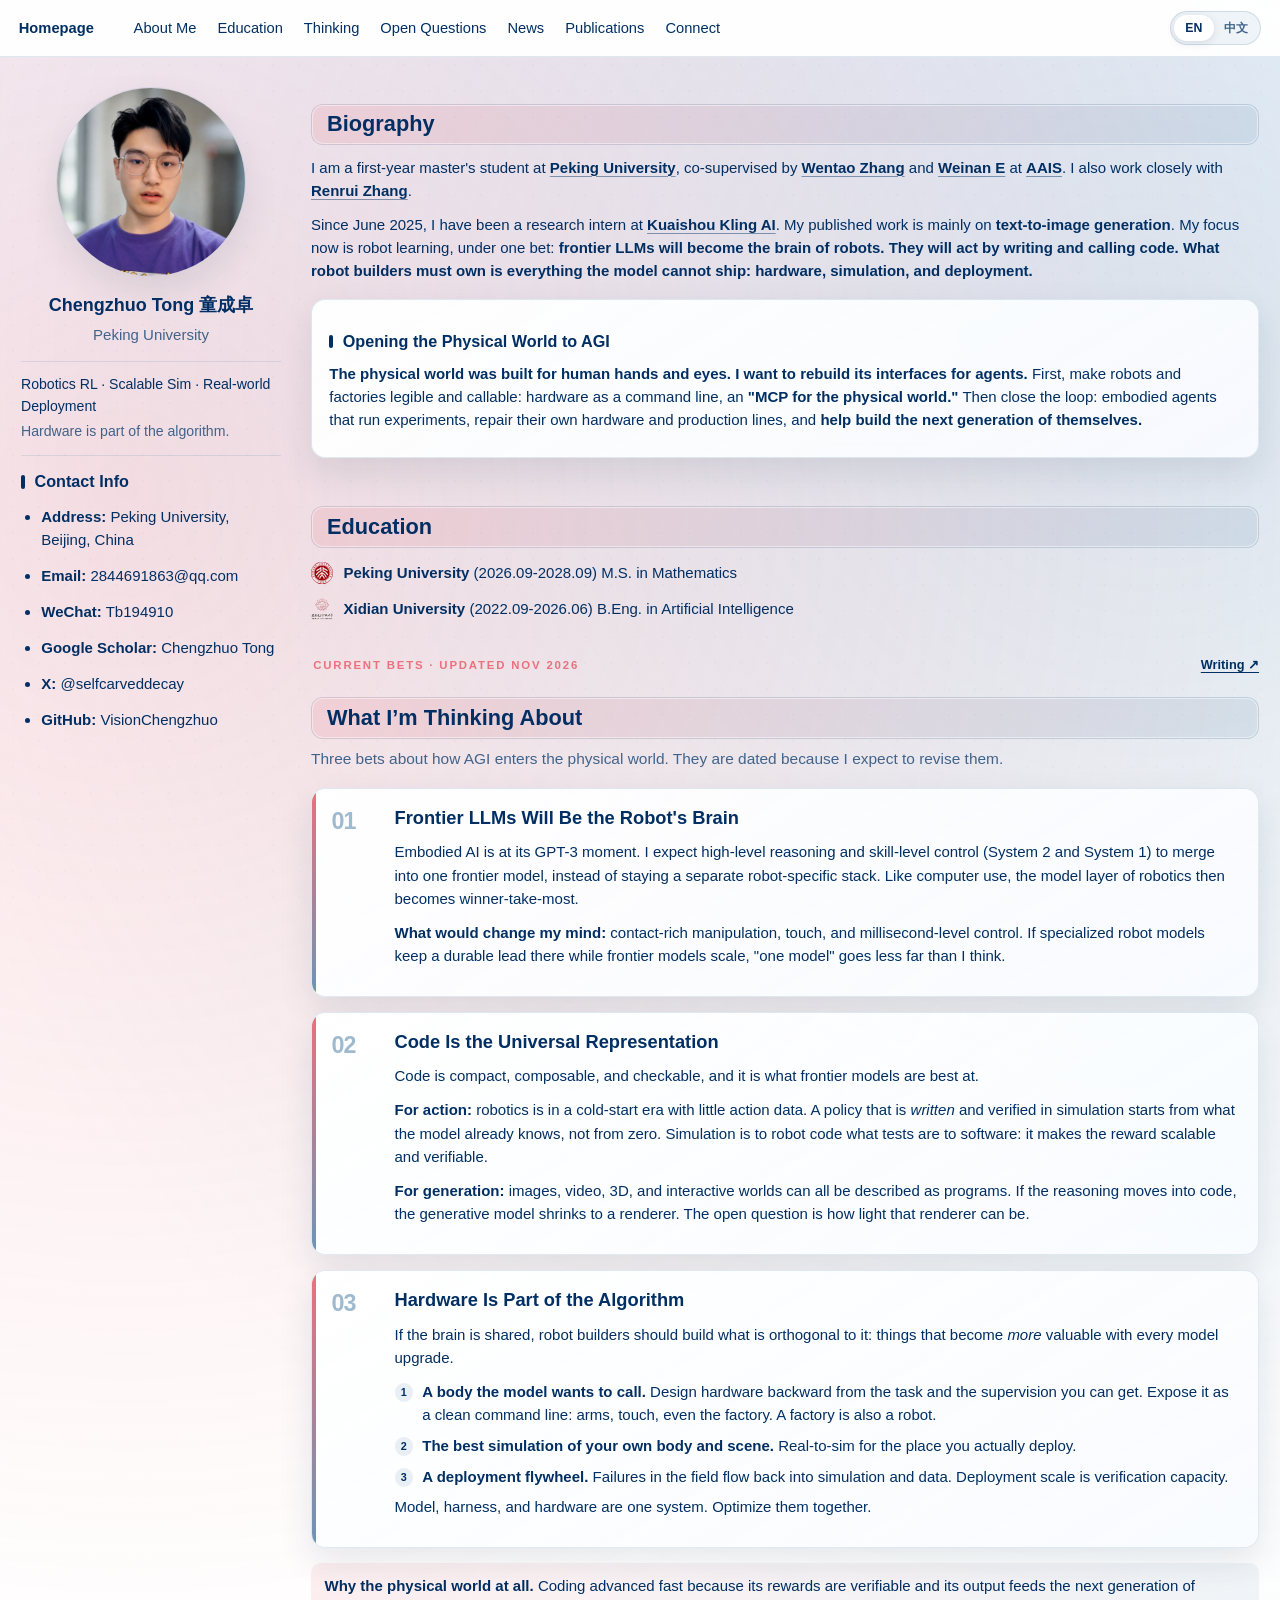
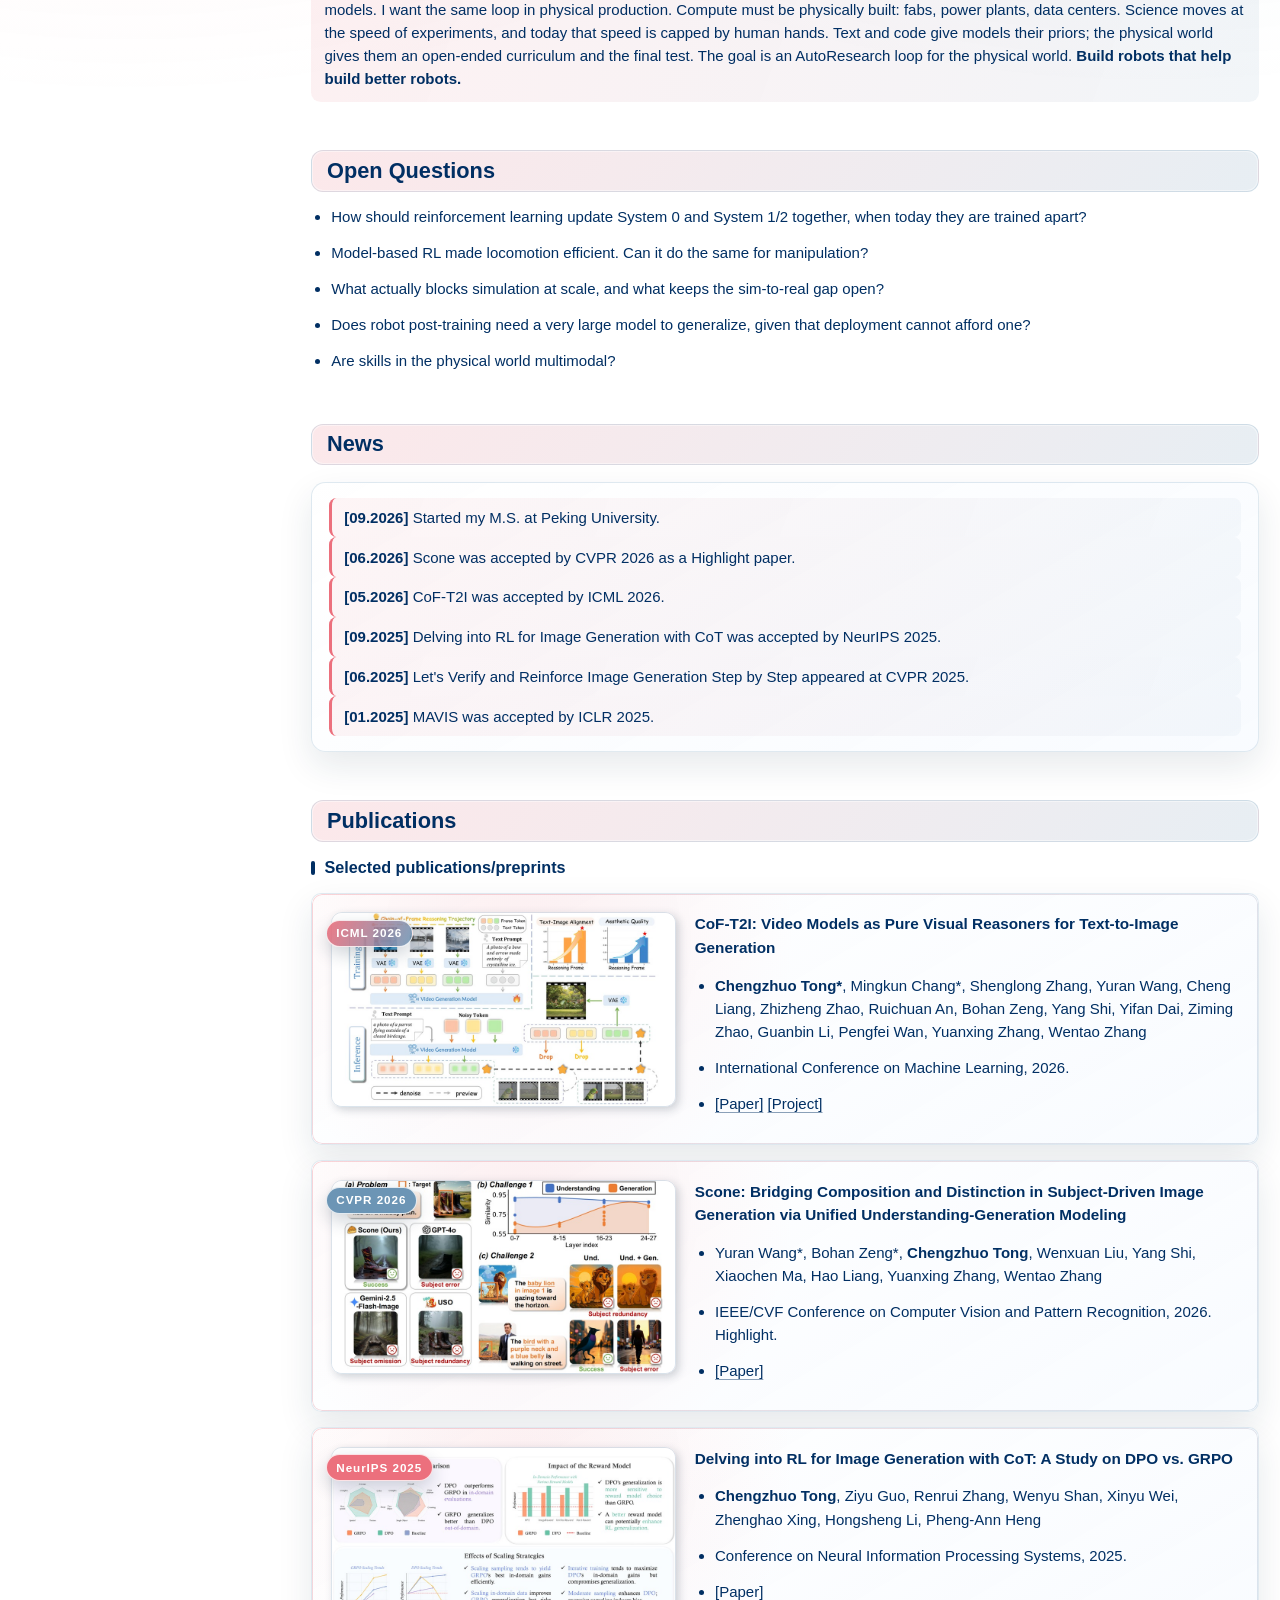
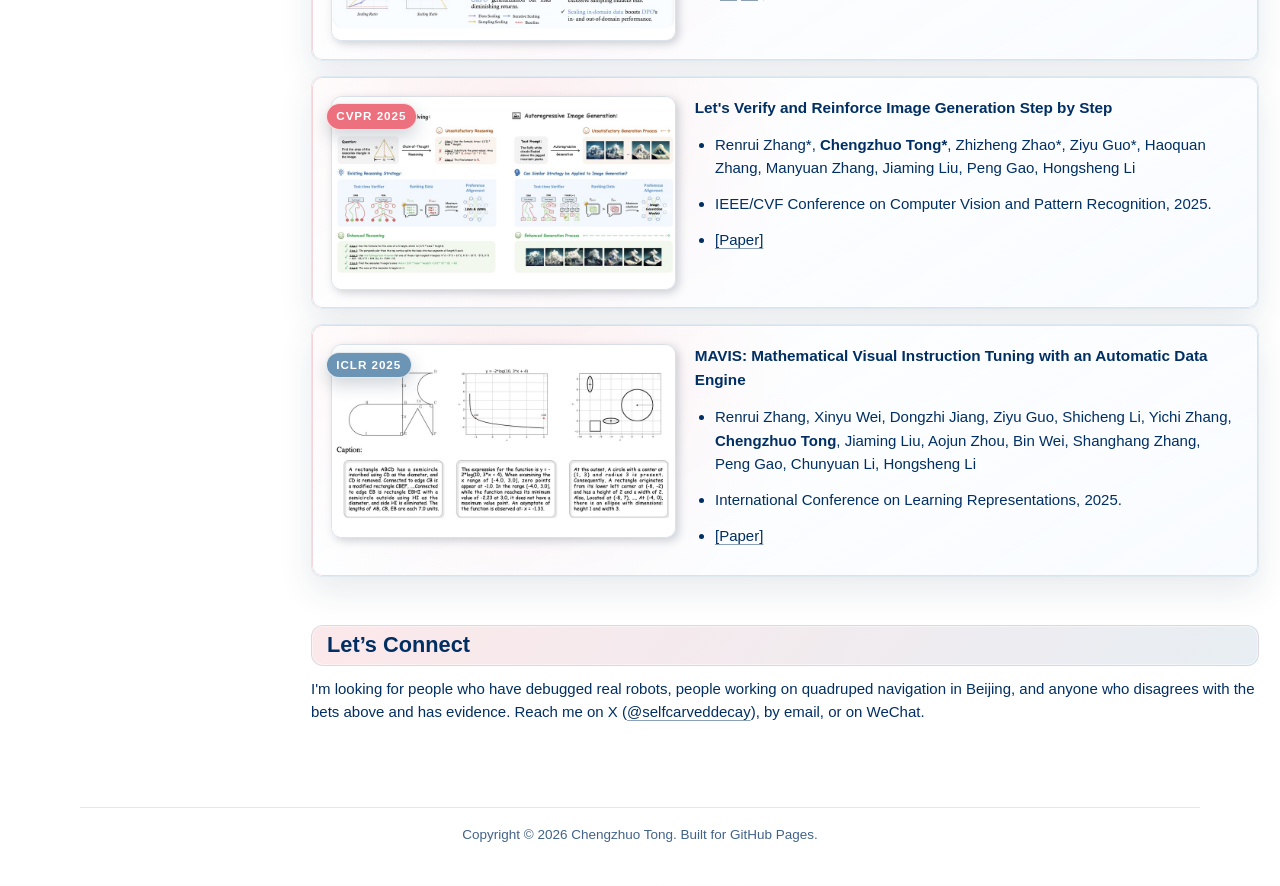
<file: index.html>
<!doctype html>
<html lang="en">
  <head>
    <meta charset="utf-8">
    <meta name="viewport" content="width=device-width, initial-scale=1">
    <meta name="description" content="Chengzhuo Tong (童成卓) — M.S. student at Peking University, research intern at Kuaishou Kling AI. Embodied AGI, robot learning, scalable simulation, real-world deployment. Frontier LLMs as the brain of robots; code as the interface.">
    <title>Chengzhuo Tong (童成卓) · Robot Learning and Embodied AGI</title>
    <link rel="canonical" href="https://visionchengzhuo.github.io/">
    <link rel="alternate" hreflang="en" href="https://visionchengzhuo.github.io/">
    <link rel="alternate" hreflang="zh" href="https://visionchengzhuo.github.io/zh/">
    <link rel="alternate" hreflang="x-default" href="https://visionchengzhuo.github.io/">
    <meta property="og:type" content="profile">
    <meta property="og:title" content="Chengzhuo Tong (童成卓) · Robot Learning and Embodied AGI">
    <meta property="og:description" content="Chengzhuo Tong (童成卓) — M.S. student at Peking University, research intern at Kuaishou Kling AI. Embodied AGI, robot learning, scalable simulation, real-world deployment. Frontier LLMs as the brain of robots; code as the interface.">
    <meta property="og:url" content="https://visionchengzhuo.github.io/">
    <meta property="og:image" content="https://visionchengzhuo.github.io/assets/profile.png">
    <meta name="twitter:card" content="summary">
    <meta name="twitter:title" content="Chengzhuo Tong (童成卓) · Robot Learning and Embodied AGI">
    <meta name="twitter:description" content="Chengzhuo Tong (童成卓) — M.S. student at Peking University, research intern at Kuaishou Kling AI. Embodied AGI, robot learning, scalable simulation, real-world deployment. Frontier LLMs as the brain of robots; code as the interface.">
    <meta name="twitter:url" content="https://visionchengzhuo.github.io/">
    <meta name="twitter:image" content="https://visionchengzhuo.github.io/assets/profile.png">
    <link rel="stylesheet" href="assets/styles.css">
    <script type="application/ld+json">
      {
        "@context": "https://schema.org",
        "@type": "Person",
        "@id": "https://visionchengzhuo.github.io/#person",
        "name": "Chengzhuo Tong",
        "alternateName": "童成卓",
        "url": "https://visionchengzhuo.github.io/",
        "image": "https://visionchengzhuo.github.io/assets/profile.png",
        "affiliation": {
          "@type": "Organization",
          "name": "Peking University"
        },
        "worksFor": {
          "@type": "Organization",
          "name": "Kuaishou Kling AI"
        },
        "alumniOf": {
          "@type": "Organization",
          "name": "Xidian University"
        },
        "knowsAbout": [
          "Embodied AGI",
          "Robot Learning",
          "Reinforcement Learning",
          "Scalable Simulation",
          "Real-World Deployment",
          "Large Language Models",
          "Text-to-Image Generation"
        ],
        "sameAs": [
          "https://x.com/selfcarveddecay",
          "https://github.com/VisionChengzhuo",
          "https://scholar.google.com/citations?user=dvG1nhgAAAAJ&hl=zh-CN&oi=ao"
        ]
      }
    </script>
  </head>
  <body>
    <header class="masthead">
      <nav class="nav" aria-label="Primary navigation">
        <a class="nav__brand" href="#about-me">Homepage</a>
        <div class="nav__links">
          <a href="#about-me">About Me</a>
          <a href="#educations">Education</a>
          <a href="#thinking">Thinking</a>
          <a href="#open-questions">Open Questions</a>
          <a href="#news">News</a>
          <a href="#publications">Publications</a>
          <a href="#miscellaneous">Connect</a>
        </div>
        <div class="language-switcher" role="group" aria-label="Language">
          <a class="language-switcher__button" href="./" lang="en" hreflang="en" aria-current="page">EN</a>
          <a class="language-switcher__button" href="zh/" lang="zh" hreflang="zh">中文</a>
        </div>
      </nav>
    </header>

    <main id="main" class="layout">
      <aside class="sidebar">
        <section class="profile" aria-label="Profile">
          <img class="profile__avatar" src="assets/profile.png" alt="Chengzhuo Tong portrait">
          <h1 class="profile__name">Chengzhuo Tong <span lang="zh">童成卓</span></h1>
          <p class="profile__bio">Peking University</p>
          <p class="profile__tagline">
            Robotics RL · Scalable Sim · Real-world Deployment
            <span class="profile__motto">Hardware is part of the algorithm.</span>
          </p>

          <div class="profile__contact">
            <h3>Contact Info</h3>
            <ul class="plain-list">
              <li><strong>Address:</strong> Peking University, Beijing, China</li>
              <li><strong>Email:</strong> <a href="mailto:2844691863@qq.com">2844691863@qq.com</a></li>
              <li><strong>WeChat:</strong> Tb194910</li>
              <li><strong>Google Scholar:</strong> <a href="https://scholar.google.com/citations?user=dvG1nhgAAAAJ&amp;hl=zh-CN&amp;oi=ao">Chengzhuo Tong</a></li>
              <li><strong>X:</strong> <a href="https://x.com/selfcarveddecay">@selfcarveddecay</a></li>
              <li><strong>GitHub:</strong> <a href="https://github.com/VisionChengzhuo">VisionChengzhuo</a></li>
            </ul>
          </div>
        </section>
      </aside>

      <article class="content">
        <span class="anchor" id="about-me"></span>
        <section>
          <h2>Biography</h2>
          <p>I am a first-year master's student at <a href="https://english.pku.edu.cn/"><strong>Peking University</strong></a>, co-supervised by <a href="https://zwt233.github.io/"><strong>Wentao Zhang</strong></a> and <a href="https://scholar.google.com/citations?user=i2mOt14AAAAJ&amp;hl=en"><strong>Weinan E</strong></a> at <a href="https://www.aais.pku.edu.cn/"><strong>AAIS</strong></a>. I also work closely with <a href="https://scholar.google.com/citations?hl=en&amp;user=YlL3xN4AAAAJ&amp;view_op=list_works&amp;sortby=pubdate"><strong>Renrui Zhang</strong></a>.</p>
          <p>Since June 2025, I have been a research intern at <a href="https://klingai.kuaishou.com/"><strong>Kuaishou Kling AI</strong></a>. My published work is mainly on <strong>text-to-image generation</strong>. My focus now is robot learning, under one bet: <strong>frontier LLMs will become the brain of robots. They will act by writing and calling code. What robot builders must own is everything the model cannot ship: hardware, simulation, and deployment.</strong></p>

          <div class="research-note">
            <h3>Opening the Physical World to AGI</h3>
            <p><strong>The physical world was built for human hands and eyes. I want to rebuild its interfaces for agents.</strong> First, make robots and factories legible and callable: hardware as a command line, an <strong>"MCP for the physical world."</strong> Then close the loop: embodied agents that run experiments, repair their own hardware and production lines, and <strong>help build the next generation of themselves.</strong></p>
          </div>

        </section>

        <span class="anchor" id="educations"></span>
        <section>
          <h2>Education</h2>
          <ul class="education-list">
            <li>
              <img class="edu-logo" src="assets/logo-pku.svg" alt="Peking University logo">
              <span><strong>Peking University</strong> (2026.09-2028.09) M.S. in Mathematics</span>
            </li>
            <li>
              <img class="edu-logo" src="assets/logo-xdu.png" alt="Xidian University logo">
              <span><strong>Xidian University</strong> (2022.09-2026.06) B.Eng. in Artificial Intelligence</span>
            </li>
          </ul>
        </section>

        <span class="anchor" id="thinking"></span>
        <section class="thinking-section" aria-labelledby="thinking-title">
          <header class="thinking-section__header">
            <div class="thinking-section__eyebrow">
              <p class="section-kicker">CURRENT BETS · UPDATED NOV 2026</p>
              <a class="writing-link" href="writing/from-loop-engineering-to-bot-engineering/">Writing <span aria-hidden="true">↗</span></a>
            </div>
            <h2 id="thinking-title">What I’m Thinking About</h2>
            <p class="section-lead">Three bets about how AGI enters the physical world. They are dated because I expect to revise them.</p>
          </header>

          <div class="thesis-list">
            <article class="thesis-card">
              <div class="thesis-card__number" aria-hidden="true">01</div>
              <div class="thesis-card__content">
                <h3>Frontier LLMs Will Be the Robot's Brain</h3>
                <p>Embodied AI is at its GPT-3 moment. I expect high-level reasoning and skill-level control (System 2 and System 1) to merge into one frontier model, instead of staying a separate robot-specific stack. Like computer use, the model layer of robotics then becomes winner-take-most.</p>
                <p><strong>What would change my mind:</strong> contact-rich manipulation, touch, and millisecond-level control. If specialized robot models keep a durable lead there while frontier models scale, "one model" goes less far than I think.</p>
              </div>
            </article>

            <article class="thesis-card">
              <div class="thesis-card__number" aria-hidden="true">02</div>
              <div class="thesis-card__content">
                <h3>Code Is the Universal Representation</h3>
                <p>Code is compact, composable, and checkable, and it is what frontier models are best at.</p>
                <p><strong>For action:</strong> robotics is in a cold-start era with little action data. A policy that is <em>written</em> and verified in simulation starts from what the model already knows, not from zero. Simulation is to robot code what tests are to software: it makes the reward scalable and verifiable.</p>
                <p><strong>For generation:</strong> images, video, 3D, and interactive worlds can all be described as programs. If the reasoning moves into code, the generative model shrinks to a renderer. The open question is how light that renderer can be.</p>
              </div>
            </article>

            <article class="thesis-card">
              <div class="thesis-card__number" aria-hidden="true">03</div>
              <div class="thesis-card__content">
                <h3>Hardware Is Part of the Algorithm</h3>
                <p>If the brain is shared, robot builders should build what is orthogonal to it: things that become <em>more</em> valuable with every model upgrade.</p>
                <ol class="thesis-points">
                  <li><strong>A body the model wants to call.</strong> Design hardware backward from the task and the supervision you can get. Expose it as a clean command line: arms, touch, even the factory. A factory is also a robot.</li>
                  <li><strong>The best simulation of your own body and scene.</strong> Real-to-sim for the place you actually deploy.</li>
                  <li><strong>A deployment flywheel.</strong> Failures in the field flow back into simulation and data. Deployment scale is verification capacity.</li>
                </ol>
                <p>Model, harness, and hardware are one system. Optimize them together.</p>
              </div>
            </article>
          </div>

          <p class="thesis-card__conclusion"><strong>Why the physical world at all.</strong> Coding advanced fast because its rewards are verifiable and its output feeds the next generation of models. I want the same loop in physical production. Compute must be physically built: fabs, power plants, data centers. Science moves at the speed of experiments, and today that speed is capped by human hands. Text and code give models their priors; the physical world gives them an open-ended curriculum and the final test. The goal is an AutoResearch loop for the physical world. <strong>Build robots that help build better robots.</strong></p>
        </section>

        <span class="anchor" id="open-questions"></span>
        <section>
          <h2>Open Questions</h2>
          <ul class="plain-list">
            <li>How should reinforcement learning update System 0 and System 1/2 together, when today they are trained apart?</li>
            <li>Model-based RL made locomotion efficient. Can it do the same for manipulation?</li>
            <li>What actually blocks simulation at scale, and what keeps the sim-to-real gap open?</li>
            <li>Does robot post-training need a very large model to generalize, given that deployment cannot afford one?</li>
            <li>Are skills in the physical world multimodal?</li>
          </ul>
        </section>

        <span class="anchor" id="news"></span>
        <section>
          <h2>News</h2>
          <div class="news-box">
            <p><strong>[09.2026]</strong> Started my M.S. at Peking University.</p>
            <p><strong>[06.2026]</strong> Scone was accepted by CVPR 2026 as a Highlight paper.</p>
            <p><strong>[05.2026]</strong> CoF-T2I was accepted by ICML 2026.</p>
            <p><strong>[09.2025]</strong> Delving into RL for Image Generation with CoT was accepted by NeurIPS 2025.</p>
            <p><strong>[06.2025]</strong> Let's Verify and Reinforce Image Generation Step by Step appeared at CVPR 2025.</p>
            <p><strong>[01.2025]</strong> MAVIS was accepted by ICLR 2025.</p>
          </div>
        </section>

        <span class="anchor" id="publications"></span>
        <section>
          <h2>Publications</h2>
          <h3>Selected publications/preprints</h3>

          <div class="paper-box">
            <div class="paper-box__image">
              <span class="badge">ICML 2026</span>
              <img src="assets/paper-cof-t2i.jpg" alt="CoF-T2I thumbnail">
            </div>
            <div class="paper-box__text">
              <p><strong>CoF-T2I: Video Models as Pure Visual Reasoners for Text-to-Image Generation</strong></p>
              <ul>
                <li><strong>Chengzhuo Tong*</strong>, Mingkun Chang*, Shenglong Zhang, Yuran Wang, Cheng Liang, Zhizheng Zhao, Ruichuan An, Bohan Zeng, Yang Shi, Yifan Dai, Ziming Zhao, Guanbin Li, Pengfei Wan, Yuanxing Zhang, Wentao Zhang</li>
                <li>International Conference on Machine Learning, 2026.</li>
                <li><a href="https://arxiv.org/abs/2601.10061">[Paper]</a> <a href="https://cof-t2i.github.io/">[Project]</a></li>
              </ul>
            </div>
          </div>

          <div class="paper-box">
            <div class="paper-box__image">
              <span class="badge badge--teal">CVPR 2026</span>
              <img src="assets/paper-scone.jpg" alt="Scone thumbnail">
            </div>
            <div class="paper-box__text">
              <p><strong>Scone: Bridging Composition and Distinction in Subject-Driven Image Generation via Unified Understanding-Generation Modeling</strong></p>
              <ul>
                <li>Yuran Wang*, Bohan Zeng*, <strong>Chengzhuo Tong</strong>, Wenxuan Liu, Yang Shi, Xiaochen Ma, Hao Liang, Yuanxing Zhang, Wentao Zhang</li>
                <li>IEEE/CVF Conference on Computer Vision and Pattern Recognition, 2026. Highlight.</li>
                <li><a href="https://arxiv.org/abs/2512.12675">[Paper]</a></li>
              </ul>
            </div>
          </div>

          <div class="paper-box">
            <div class="paper-box__image">
              <span class="badge badge--violet">NeurIPS 2025</span>
              <img src="assets/paper-rlcot.jpg" alt="RL for image generation thumbnail">
            </div>
            <div class="paper-box__text">
              <p><strong>Delving into RL for Image Generation with CoT: A Study on DPO vs. GRPO</strong></p>
              <ul>
                <li><strong>Chengzhuo Tong</strong>, Ziyu Guo, Renrui Zhang, Wenyu Shan, Xinyu Wei, Zhenghao Xing, Hongsheng Li, Pheng-Ann Heng</li>
                <li>Conference on Neural Information Processing Systems, 2025.</li>
                <li><a href="https://arxiv.org/abs/2505.17017">[Paper]</a></li>
              </ul>
            </div>
          </div>

          <div class="paper-box">
            <div class="paper-box__image">
              <span class="badge badge--orange">CVPR 2025</span>
              <img src="assets/paper-verify.jpg" alt="Visual CoT verification thumbnail">
            </div>
            <div class="paper-box__text">
              <p><strong>Let's Verify and Reinforce Image Generation Step by Step</strong></p>
              <ul>
                <li>Renrui Zhang*, <strong>Chengzhuo Tong*</strong>, Zhizheng Zhao*, Ziyu Guo*, Haoquan Zhang, Manyuan Zhang, Jiaming Liu, Peng Gao, Hongsheng Li</li>
                <li>IEEE/CVF Conference on Computer Vision and Pattern Recognition, 2025.</li>
                <li><a href="https://arxiv.org/abs/2501.13926">[Paper]</a></li>
              </ul>
            </div>
          </div>

          <div class="paper-box">
            <div class="paper-box__image">
              <span class="badge badge--navy">ICLR 2025</span>
              <img src="assets/paper-mavis.jpg" alt="MAVIS thumbnail">
            </div>
            <div class="paper-box__text">
              <p><strong>MAVIS: Mathematical Visual Instruction Tuning with an Automatic Data Engine</strong></p>
              <ul>
                <li>Renrui Zhang, Xinyu Wei, Dongzhi Jiang, Ziyu Guo, Shicheng Li, Yichi Zhang, <strong>Chengzhuo Tong</strong>, Jiaming Liu, Aojun Zhou, Bin Wei, Shanghang Zhang, Peng Gao, Chunyuan Li, Hongsheng Li</li>
                <li>International Conference on Learning Representations, 2025.</li>
                <li><a href="https://arxiv.org/abs/2407.08739">[Paper]</a></li>
              </ul>
            </div>
          </div>
        </section>

        <span class="anchor" id="miscellaneous"></span>
        <section>
          <h2>Let’s Connect</h2>
          <p>I'm looking for people who have debugged real robots, people working on quadruped navigation in Beijing, and anyone who disagrees with the bets above and has evidence. Reach me on X (<a href="https://x.com/selfcarveddecay">@selfcarveddecay</a>), by email, or on WeChat.</p>
        </section>
      </article>
    </main>

    <footer class="footer">
      <p>Copyright &copy; 2026 Chengzhuo Tong. Built for GitHub Pages.</p>
    </footer>
  </body>
</html>
</file>
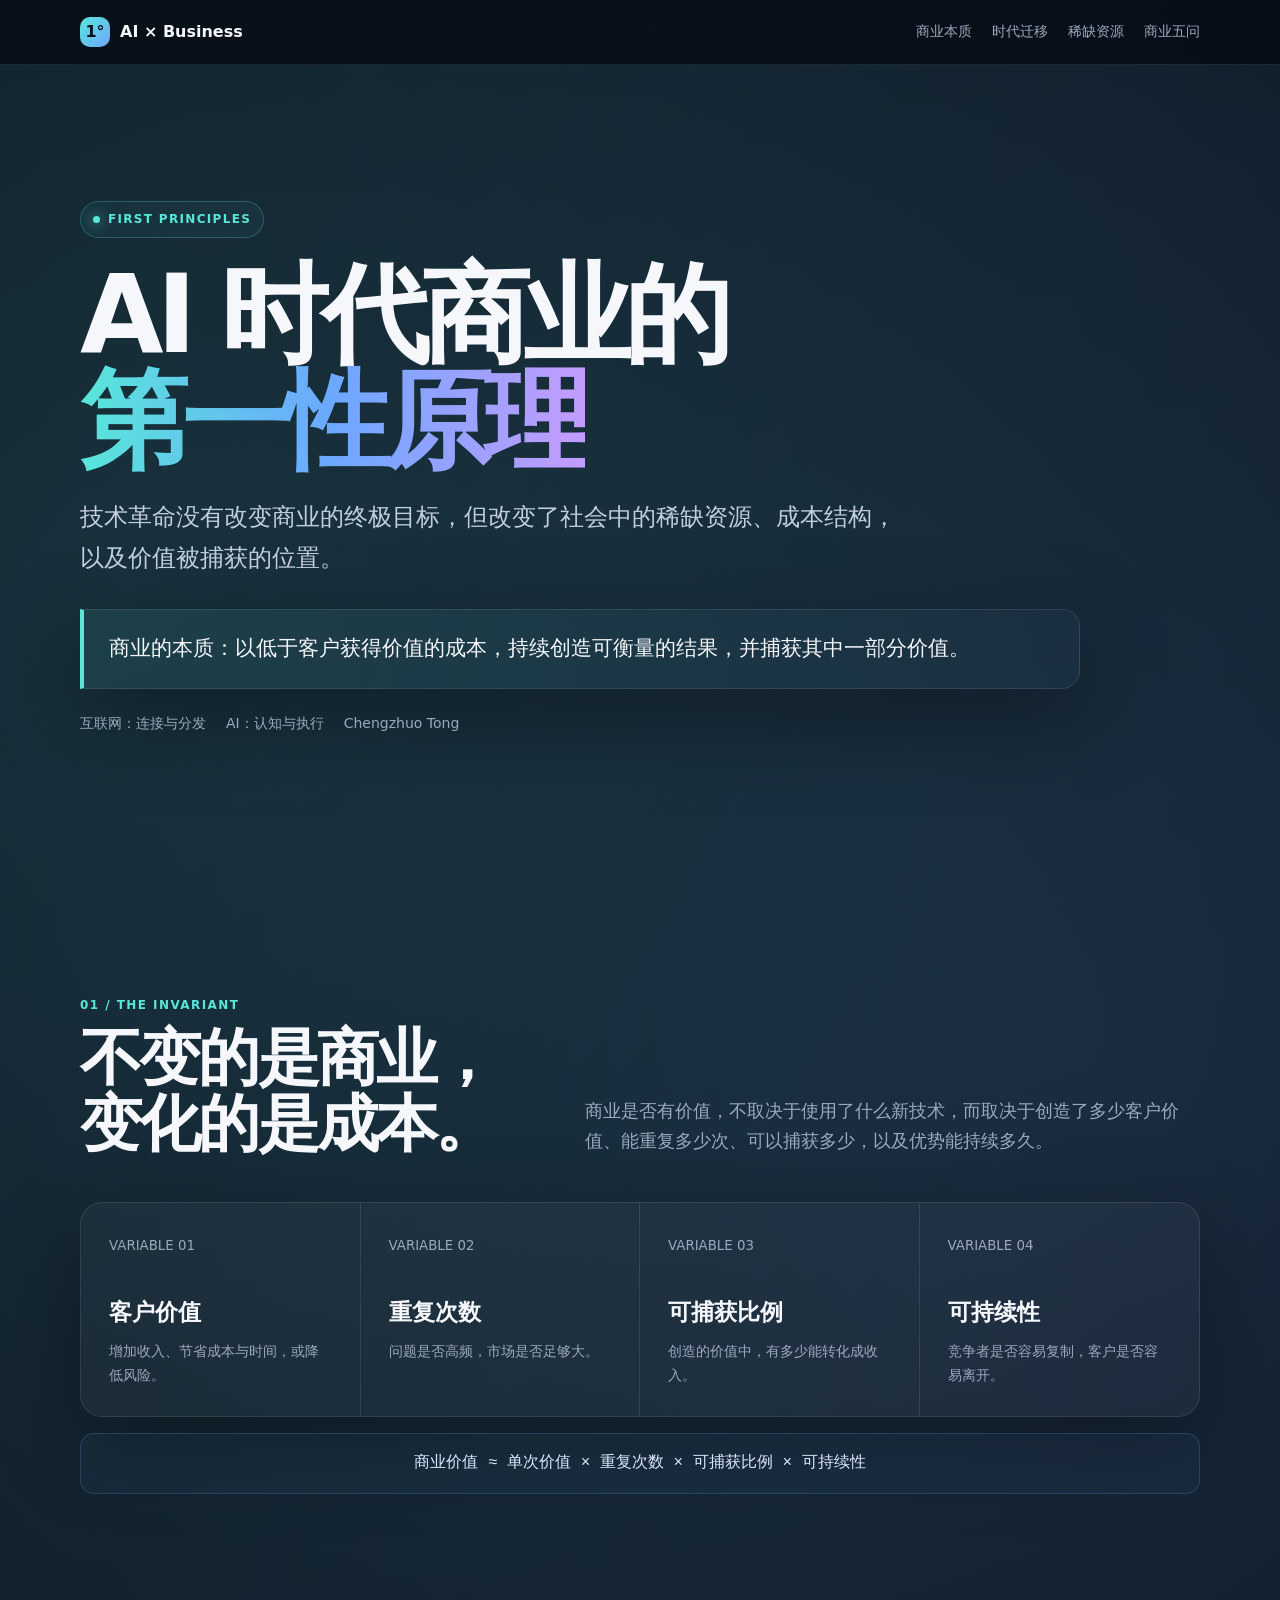
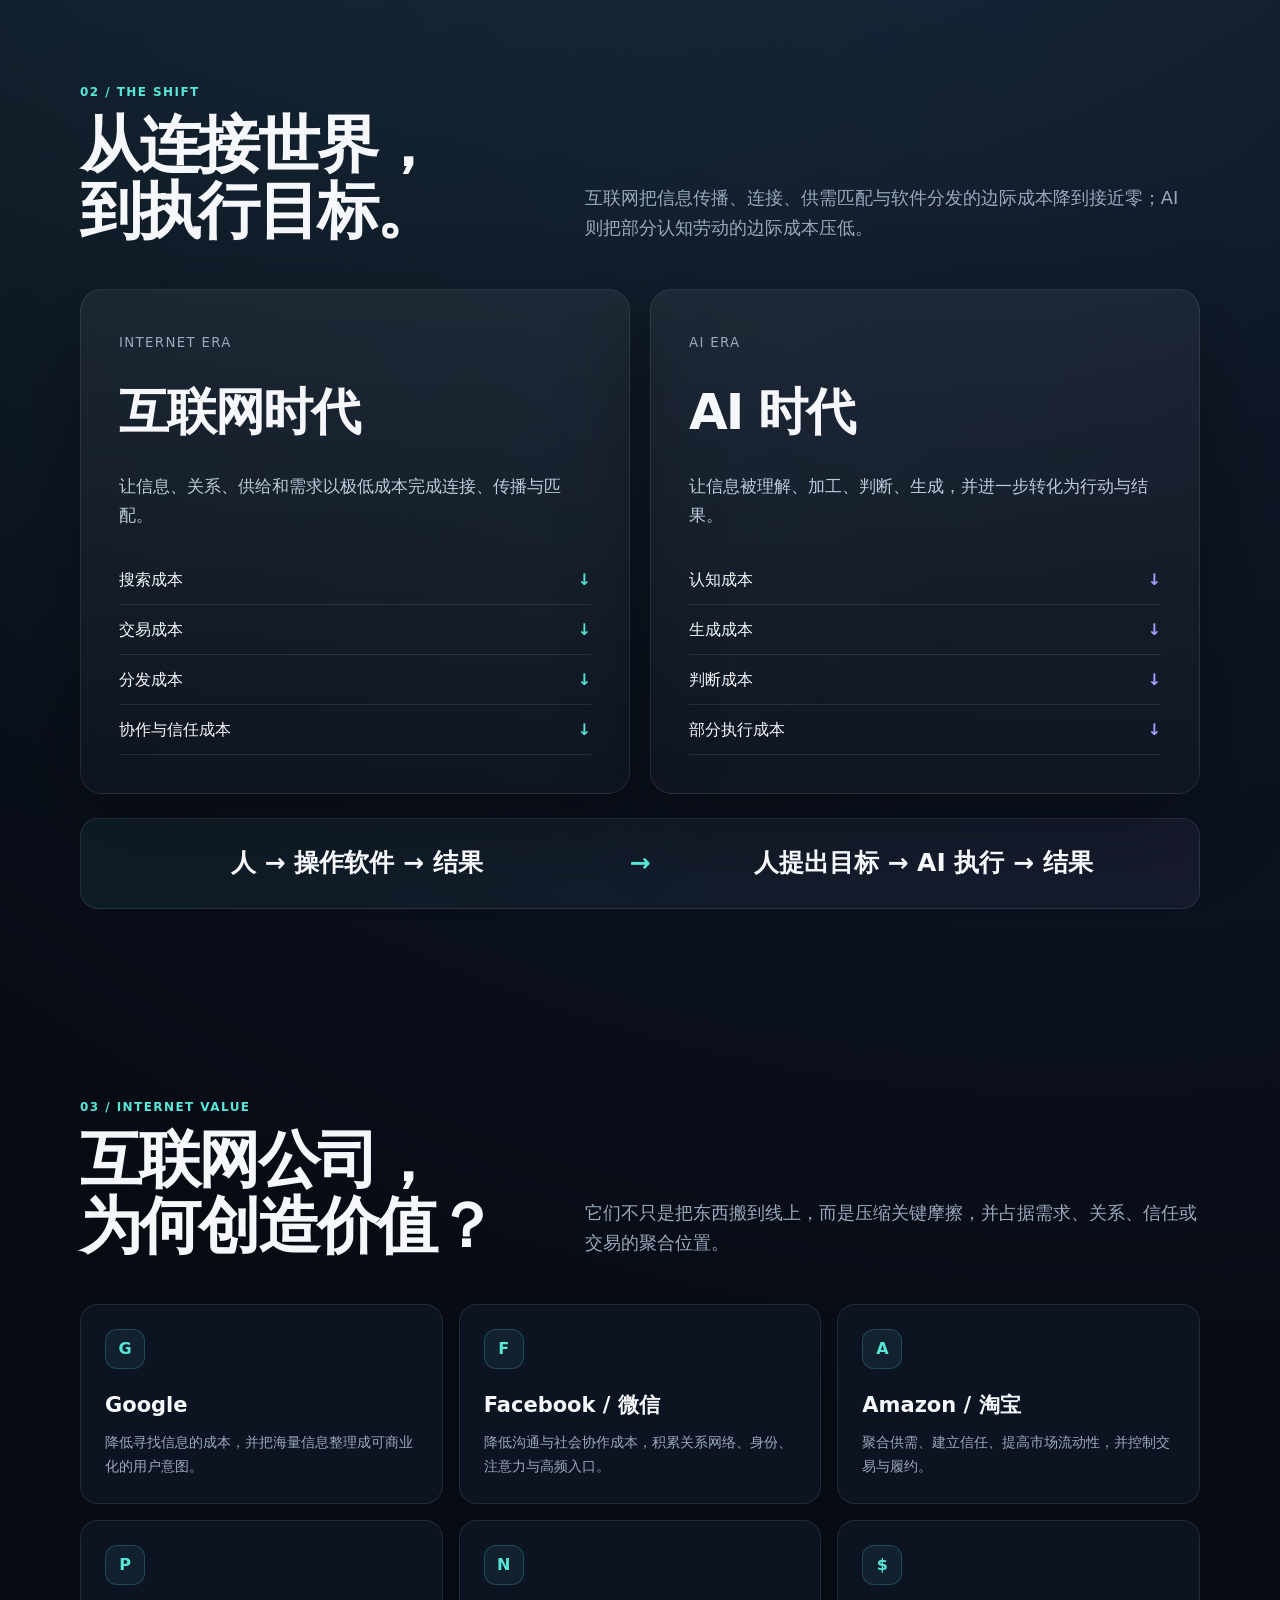
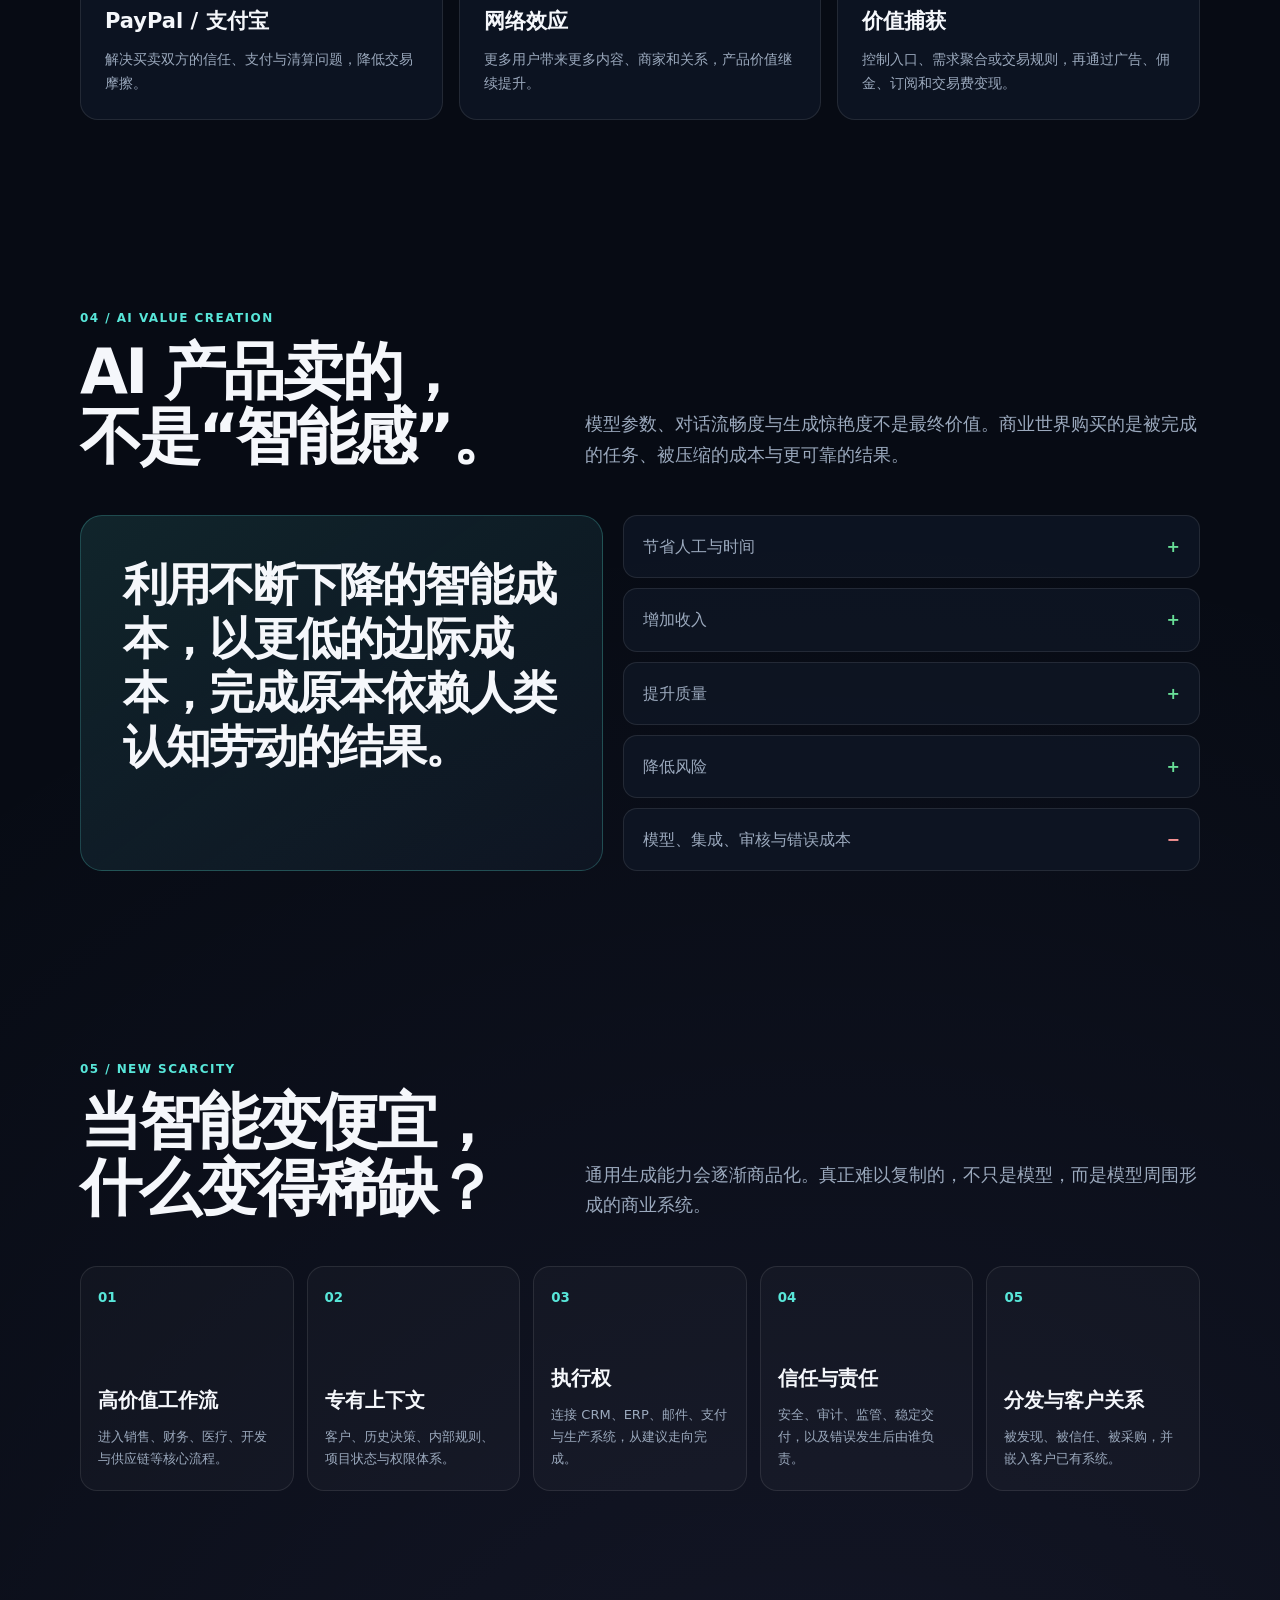
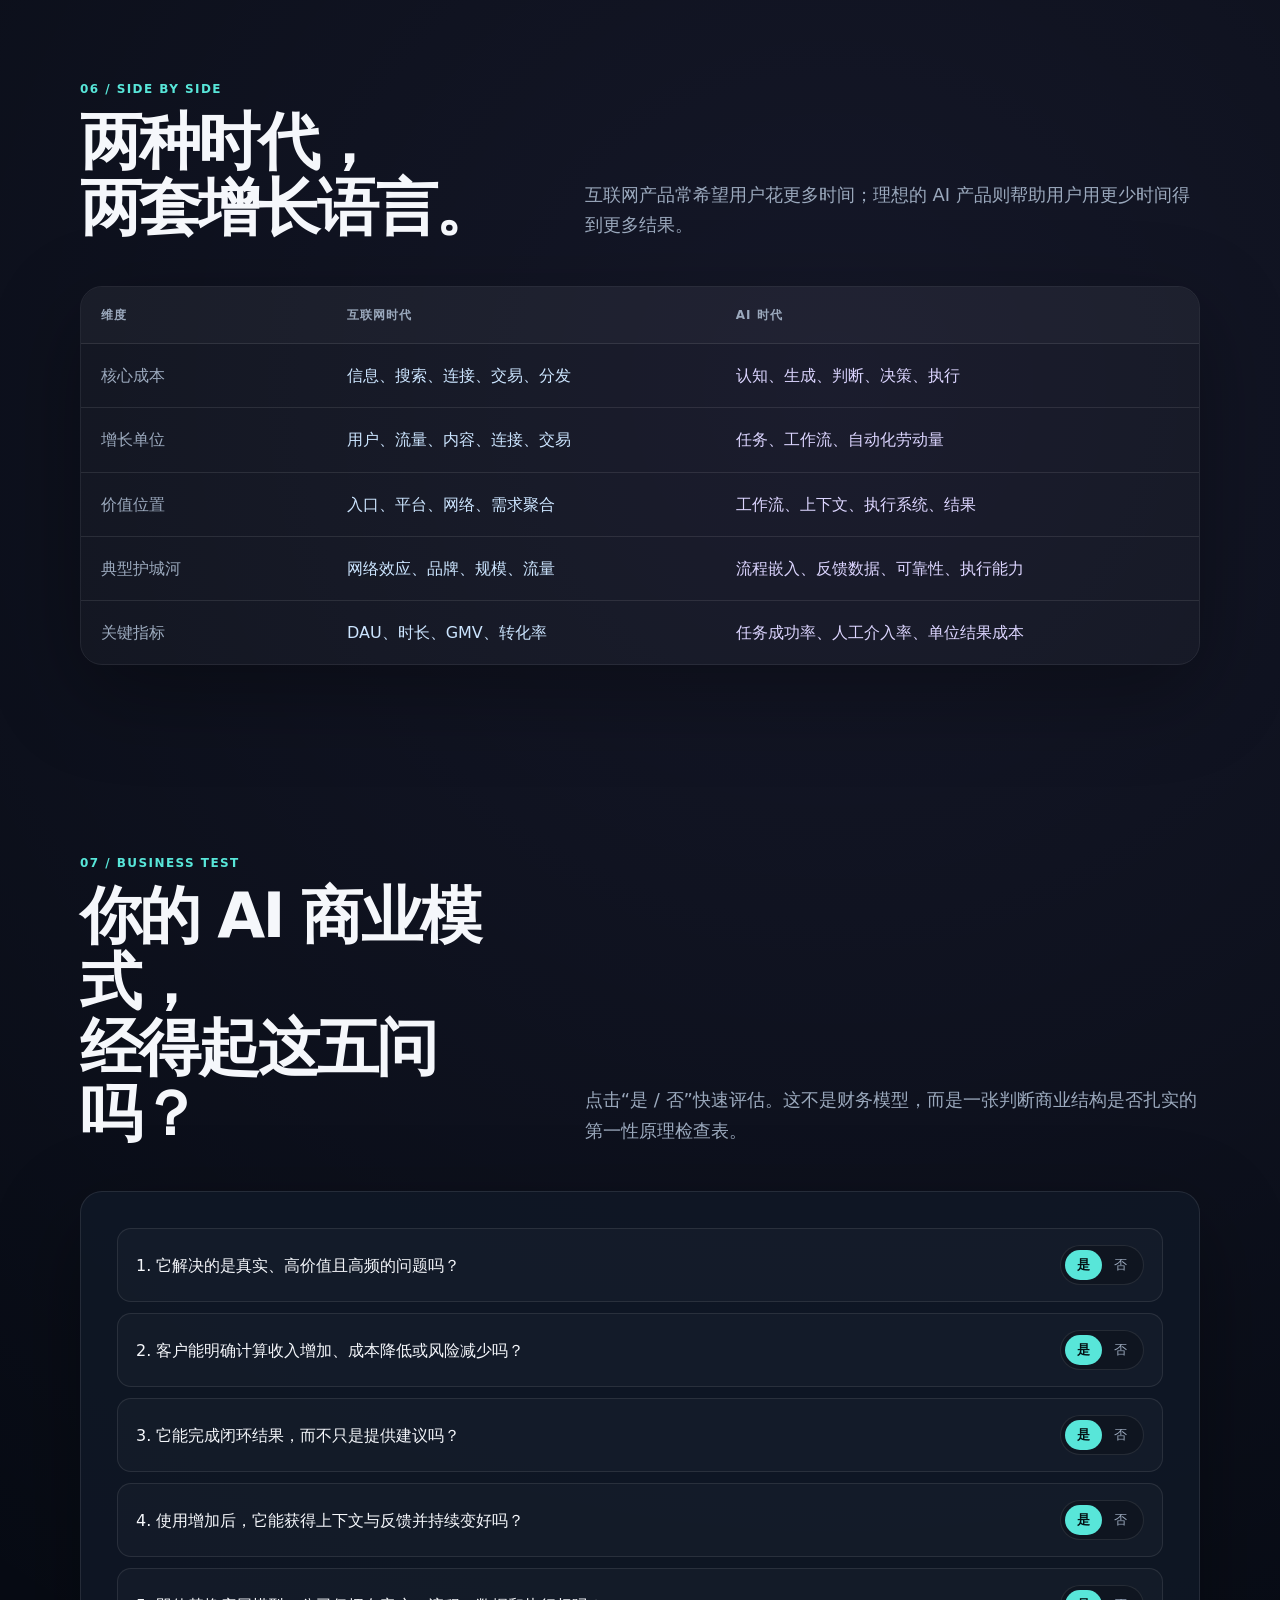
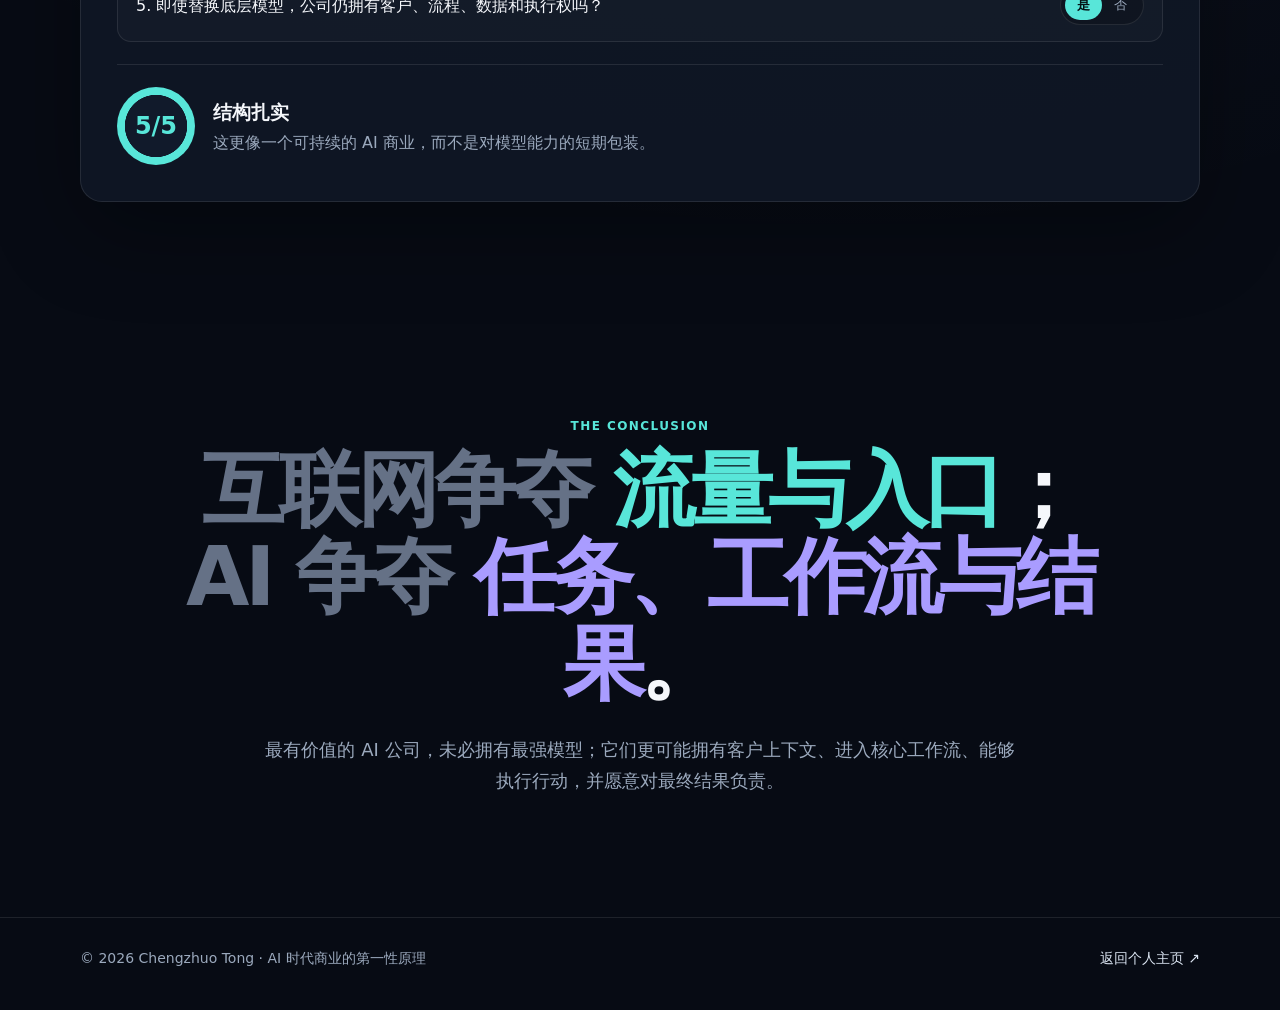
<file: ai-business-first-principles/index.html>
<!doctype html>
<html lang="zh-CN">
<head>
<meta charset="utf-8">
<meta name="viewport" content="width=device-width,initial-scale=1">
<meta name="description" content="从第一性原理理解互联网时代与 AI 时代的商业价值、增长单位、稀缺资源与护城河。">
<meta name="theme-color" content="#070b14">
<meta property="og:title" content="AI 时代商业的第一性原理">
<meta property="og:description" content="互联网争夺流量与入口，AI 争夺任务、工作流与结果。">
<title>AI 时代商业的第一性原理</title>
<style>
:root{--bg:#070b14;--panel:#101827;--text:#f5f7fb;--muted:#9ba9bd;--line:#ffffff18;--cyan:#58e6d9;--blue:#6ca8ff;--violet:#a99cff;--green:#68df98;--max:1120px}*{box-sizing:border-box}html{scroll-behavior:smooth}body{margin:0;color:var(--text);font-family:Inter,ui-sans-serif,system-ui,-apple-system,"PingFang SC","Microsoft YaHei",sans-serif;line-height:1.7;background:radial-gradient(circle at 10% 8%,#58e6d922,transparent 27%),radial-gradient(circle at 85% 14%,#6ca8ff26,transparent 31%),radial-gradient(circle at 65% 70%,#a99cff16,transparent 28%),var(--bg);-webkit-font-smoothing:antialiased}a{color:inherit}.nav{position:sticky;top:0;z-index:9;border-bottom:1px solid var(--line);background:#070b14c9;backdrop-filter:blur(18px)}.navin,.wrap,.foot{width:min(var(--max),calc(100% - 36px));margin:auto}.navin{min-height:64px;display:flex;align-items:center;justify-content:space-between;gap:20px}.brand{display:flex;align-items:center;gap:10px;text-decoration:none;font-weight:800}.mark{display:grid;place-items:center;width:30px;height:30px;border-radius:10px;color:#061018;background:linear-gradient(135deg,var(--cyan),var(--blue));font-weight:900}.links{display:flex;gap:20px;color:var(--muted);font-size:14px}.links a{text-decoration:none}.links a:hover{color:white}.wrap{padding:94px 0}.hero{min-height:calc(100vh - 64px);display:grid;align-items:center;padding-top:65px}.pill{display:inline-flex;align-items:center;gap:8px;padding:7px 12px;border:1px solid #58e6d942;border-radius:999px;color:var(--cyan);background:#58e6d90c;font-size:12px;font-weight:800;letter-spacing:.11em;text-transform:uppercase}.pill:before{content:"";width:7px;height:7px;border-radius:50%;background:var(--cyan);box-shadow:0 0 14px var(--cyan)}h1{max-width:980px;margin:24px 0;font-size:clamp(50px,9vw,108px);line-height:.98;letter-spacing:-.065em}.grad{color:transparent;background:linear-gradient(90deg,var(--cyan),var(--blue),#c49cff);background-clip:text;-webkit-background-clip:text}.lead{max-width:820px;color:#c3cedd;font-size:clamp(18px,2.2vw,24px)}.thesis{max-width:1000px;margin-top:30px;padding:21px 25px;border:1px solid var(--line);border-left:4px solid var(--cyan);border-radius:0 18px 18px 0;background:linear-gradient(90deg,#58e6d914,#6ca8ff08);font-size:clamp(17px,1.8vw,21px);box-shadow:0 28px 90px #0006}.meta{display:flex;flex-wrap:wrap;gap:20px;margin-top:23px;color:var(--muted);font-size:14px}.head{display:grid;grid-template-columns:.85fr 1.15fr;gap:50px;align-items:end;margin-bottom:45px}.k{margin-bottom:10px;color:var(--cyan);font-size:12px;font-weight:800;letter-spacing:.12em;text-transform:uppercase}h2{margin:0;font-size:clamp(36px,5vw,62px);line-height:1.06;letter-spacing:-.045em}.intro{margin:0;color:var(--muted);font-size:18px}.formula{display:grid;grid-template-columns:repeat(4,1fr);border:1px solid var(--line);border-radius:22px;overflow:hidden;background:#ffffff08;box-shadow:0 28px 90px #0005}.f{padding:28px;border-right:1px solid var(--line);min-height:190px}.f:last-child{border:0}.f small{color:var(--muted)}.f h3{margin:35px 0 8px;font-size:23px}.f p{margin:0;color:var(--muted);font-size:14px}.eq{margin-top:16px;padding:16px;border:1px solid #6ca8ff33;border-radius:14px;background:#6ca8ff0d;text-align:center;color:#dbe8ff;font-family:ui-monospace,monospace}.eras{display:grid;grid-template-columns:1fr 1fr;gap:20px}.era{padding:38px;border:1px solid var(--line);border-radius:22px;background:linear-gradient(180deg,#ffffff0d,#ffffff05);box-shadow:0 28px 90px #0005}.era>small{color:var(--muted);letter-spacing:.1em;text-transform:uppercase}.era h3{margin:15px 0;font-size:clamp(34px,4vw,50px);letter-spacing:-.04em}.era>p{color:#c0cbda;font-size:17px}.costs{list-style:none;margin:25px 0 0;padding:0}.costs li{display:flex;justify-content:space-between;padding:11px 0;border-bottom:1px solid var(--line)}.costs b{color:var(--cyan)}.ai .costs b{color:var(--violet)}.bridge{display:grid;grid-template-columns:1fr auto 1fr;gap:20px;align-items:center;margin-top:24px;padding:23px;border:1px solid var(--line);border-radius:18px;background:linear-gradient(90deg,#58e6d912,#a99cff12);text-align:center;font-size:clamp(18px,2vw,25px);font-weight:760}.arrow{color:var(--cyan)}.cards{display:grid;grid-template-columns:repeat(3,1fr);gap:16px}.card{padding:24px;border:1px solid var(--line);border-radius:18px;background:#101827bd;transition:.25s}.card:hover{transform:translateY(-4px);border-color:#58e6d95c}.icon{display:grid;place-items:center;width:40px;height:40px;margin-bottom:19px;border:1px solid #58e6d933;border-radius:12px;color:var(--cyan);background:#58e6d912;font-weight:900}.card h3{margin:0 0 8px;font-size:21px}.card p{margin:0;color:var(--muted);font-size:14px}.quote{display:grid;grid-template-columns:.95fr 1.05fr;gap:20px}.big{padding:42px;border:1px solid #58e6d93d;border-radius:22px;background:linear-gradient(145deg,#58e6d91f,#6ca8ff0c);font-size:clamp(27px,4vw,45px);font-weight:800;line-height:1.2;letter-spacing:-.04em}.metrics{display:grid;gap:10px}.m{display:flex;justify-content:space-between;padding:17px 19px;border:1px solid var(--line);border-radius:14px;background:#101827bd;color:var(--muted)}.plus{color:var(--green)}.minus{color:#ff9898}.scarce{display:grid;grid-template-columns:repeat(5,1fr);gap:13px}.s{min-height:225px;padding:20px 17px;border:1px solid var(--line);border-radius:17px;background:#ffffff07;display:flex;flex-direction:column}.s small{color:var(--cyan);font-weight:800}.s h3{margin:auto 0 9px;font-size:20px}.s p{margin:0;color:var(--muted);font-size:13px}.tablewrap{overflow:auto;border:1px solid var(--line);border-radius:22px;box-shadow:0 28px 90px #0005}table{width:100%;min-width:780px;border-collapse:collapse;background:#ffffff06}th,td{padding:18px 20px;border-bottom:1px solid var(--line);text-align:left}th{color:var(--muted);font-size:12px;letter-spacing:.08em;text-transform:uppercase;background:#ffffff07}td:first-child{width:22%;color:var(--muted)}td:nth-child(2){color:#cce5ff}td:nth-child(3){color:#dcd5ff}tr:last-child td{border:0}.test{padding:36px;border:1px solid var(--line);border-radius:22px;background:#101827d6;box-shadow:0 28px 90px #0005}.qs{display:grid;gap:11px}.q{display:grid;grid-template-columns:1fr auto;gap:18px;align-items:center;padding:16px 18px;border:1px solid var(--line);border-radius:14px;background:#ffffff06}.q p{margin:0}.toggle{display:flex;padding:4px;border:1px solid var(--line);border-radius:999px;background:#0003}.toggle button{border:0;border-radius:999px;padding:6px 12px;color:var(--muted);background:transparent;cursor:pointer}.toggle button.on{color:#041013;background:var(--cyan);font-weight:800}.result{display:grid;grid-template-columns:auto 1fr;gap:18px;align-items:center;margin-top:22px;padding-top:22px;border-top:1px solid var(--line)}.score{display:grid;place-items:center;width:78px;height:78px;border-radius:50%;font-size:24px;font-weight:900;color:var(--cyan);background:radial-gradient(circle,#111a2b 56%,transparent 57%),conic-gradient(var(--cyan) calc(var(--n)*20%),#ffffff12 0)}.result h3,.result p{margin:0}.result p{color:var(--muted)}.final{text-align:center;padding-top:120px;padding-bottom:120px}.final p{max-width:1010px;margin:0 auto;font-size:clamp(39px,7vw,82px);line-height:1.06;letter-spacing:-.055em;font-weight:850}.dim{color:#657186}.cyan{color:var(--cyan)}.violet{color:var(--violet)}.note{max-width:760px!important;margin-top:28px!important;color:var(--muted);font-size:18px!important;line-height:1.7!important;letter-spacing:0!important;font-weight:400!important}footer{border-top:1px solid var(--line);padding:29px 0 40px;color:var(--muted)}.foot{display:flex;justify-content:space-between;gap:20px;font-size:14px}.foot a{text-decoration:none;color:#dbe5f2}@media(max-width:900px){.head,.quote{grid-template-columns:1fr}.formula{grid-template-columns:1fr 1fr}.f:nth-child(2){border-right:0}.f:nth-child(-n+2){border-bottom:1px solid var(--line)}.cards{grid-template-columns:1fr 1fr}.scarce{grid-template-columns:1fr 1fr}.s:last-child{grid-column:span 2}}@media(max-width:680px){.links{display:none}.wrap{padding:70px 0}.hero{min-height:auto;padding-top:75px}.head{gap:18px}.formula,.eras,.cards,.scarce{grid-template-columns:1fr}.f{border-right:0;border-bottom:1px solid var(--line);min-height:auto}.f:nth-child(2){border-right:0}.bridge{grid-template-columns:1fr}.arrow{transform:rotate(90deg)}.s,.s:last-child{grid-column:auto;min-height:180px}.q{grid-template-columns:1fr}.toggle{justify-self:start}.foot{flex-direction:column}}
</style>
</head>
<body>
<header class="nav"><div class="navin"><a class="brand" href="#top"><span class="mark">1°</span><span>AI × Business</span></a><nav class="links"><a href="#essence">商业本质</a><a href="#shift">时代迁移</a><a href="#scarcity">稀缺资源</a><a href="#test">商业五问</a></nav></div></header>
<main id="top">
<section class="wrap hero"><div><span class="pill">First Principles</span><h1>AI 时代商业的<br><span class="grad">第一性原理</span></h1><p class="lead">技术革命没有改变商业的终极目标，但改变了社会中的稀缺资源、成本结构，以及价值被捕获的位置。</p><div class="thesis">商业的本质：以低于客户获得价值的成本，持续创造可衡量的结果，并捕获其中一部分价值。</div><div class="meta"><span>互联网：连接与分发</span><span>AI：认知与执行</span><span>Chengzhuo Tong</span></div></div></section>
<section class="wrap" id="essence"><div class="head"><div><div class="k">01 / The invariant</div><h2>不变的是商业，<br>变化的是成本。</h2></div><p class="intro">商业是否有价值，不取决于使用了什么新技术，而取决于创造了多少客户价值、能重复多少次、可以捕获多少，以及优势能持续多久。</p></div><div class="formula"><article class="f"><small>VARIABLE 01</small><h3>客户价值</h3><p>增加收入、节省成本与时间，或降低风险。</p></article><article class="f"><small>VARIABLE 02</small><h3>重复次数</h3><p>问题是否高频，市场是否足够大。</p></article><article class="f"><small>VARIABLE 03</small><h3>可捕获比例</h3><p>创造的价值中，有多少能转化成收入。</p></article><article class="f"><small>VARIABLE 04</small><h3>可持续性</h3><p>竞争者是否容易复制，客户是否容易离开。</p></article></div><div class="eq">商业价值 ≈ 单次价值 × 重复次数 × 可捕获比例 × 可持续性</div></section>
<section class="wrap" id="shift"><div class="head"><div><div class="k">02 / The shift</div><h2>从连接世界，<br>到执行目标。</h2></div><p class="intro">互联网把信息传播、连接、供需匹配与软件分发的边际成本降到接近零；AI 则把部分认知劳动的边际成本压低。</p></div><div class="eras"><article class="era"><small>Internet Era</small><h3>互联网时代</h3><p>让信息、关系、供给和需求以极低成本完成连接、传播与匹配。</p><ul class="costs"><li><span>搜索成本</span><b>↓</b></li><li><span>交易成本</span><b>↓</b></li><li><span>分发成本</span><b>↓</b></li><li><span>协作与信任成本</span><b>↓</b></li></ul></article><article class="era ai"><small>AI Era</small><h3>AI 时代</h3><p>让信息被理解、加工、判断、生成，并进一步转化为行动与结果。</p><ul class="costs"><li><span>认知成本</span><b>↓</b></li><li><span>生成成本</span><b>↓</b></li><li><span>判断成本</span><b>↓</b></li><li><span>部分执行成本</span><b>↓</b></li></ul></article></div><div class="bridge"><span>人 → 操作软件 → 结果</span><span class="arrow">→</span><span>人提出目标 → AI 执行 → 结果</span></div></section>
<section class="wrap"><div class="head"><div><div class="k">03 / Internet value</div><h2>互联网公司，<br>为何创造价值？</h2></div><p class="intro">它们不只是把东西搬到线上，而是压缩关键摩擦，并占据需求、关系、信任或交易的聚合位置。</p></div><div class="cards"><article class="card"><div class="icon">G</div><h3>Google</h3><p>降低寻找信息的成本，并把海量信息整理成可商业化的用户意图。</p></article><article class="card"><div class="icon">F</div><h3>Facebook / 微信</h3><p>降低沟通与社会协作成本，积累关系网络、身份、注意力与高频入口。</p></article><article class="card"><div class="icon">A</div><h3>Amazon / 淘宝</h3><p>聚合供需、建立信任、提高市场流动性，并控制交易与履约。</p></article><article class="card"><div class="icon">P</div><h3>PayPal / 支付宝</h3><p>解决买卖双方的信任、支付与清算问题，降低交易摩擦。</p></article><article class="card"><div class="icon">N</div><h3>网络效应</h3><p>更多用户带来更多内容、商家和关系，产品价值继续提升。</p></article><article class="card"><div class="icon">$</div><h3>价值捕获</h3><p>控制入口、需求聚合或交易规则，再通过广告、佣金、订阅和交易费变现。</p></article></div></section>
<section class="wrap"><div class="head"><div><div class="k">04 / AI value creation</div><h2>AI 产品卖的，<br>不是“智能感”。</h2></div><p class="intro">模型参数、对话流畅度与生成惊艳度不是最终价值。商业世界购买的是被完成的任务、被压缩的成本与更可靠的结果。</p></div><div class="quote"><div class="big">利用不断下降的智能成本，以更低的边际成本，完成原本依赖人类认知劳动的结果。</div><div class="metrics"><div class="m"><span>节省人工与时间</span><b class="plus">+</b></div><div class="m"><span>增加收入</span><b class="plus">+</b></div><div class="m"><span>提升质量</span><b class="plus">+</b></div><div class="m"><span>降低风险</span><b class="plus">+</b></div><div class="m"><span>模型、集成、审核与错误成本</span><b class="minus">−</b></div></div></div></section>
<section class="wrap" id="scarcity"><div class="head"><div><div class="k">05 / New scarcity</div><h2>当智能变便宜，<br>什么变得稀缺？</h2></div><p class="intro">通用生成能力会逐渐商品化。真正难以复制的，不只是模型，而是模型周围形成的商业系统。</p></div><div class="scarce"><article class="s"><small>01</small><h3>高价值工作流</h3><p>进入销售、财务、医疗、开发与供应链等核心流程。</p></article><article class="s"><small>02</small><h3>专有上下文</h3><p>客户、历史决策、内部规则、项目状态与权限体系。</p></article><article class="s"><small>03</small><h3>执行权</h3><p>连接 CRM、ERP、邮件、支付与生产系统，从建议走向完成。</p></article><article class="s"><small>04</small><h3>信任与责任</h3><p>安全、审计、监管、稳定交付，以及错误发生后由谁负责。</p></article><article class="s"><small>05</small><h3>分发与客户关系</h3><p>被发现、被信任、被采购，并嵌入客户已有系统。</p></article></div></section>
<section class="wrap"><div class="head"><div><div class="k">06 / Side by side</div><h2>两种时代，<br>两套增长语言。</h2></div><p class="intro">互联网产品常希望用户花更多时间；理想的 AI 产品则帮助用户用更少时间得到更多结果。</p></div><div class="tablewrap"><table><thead><tr><th>维度</th><th>互联网时代</th><th>AI 时代</th></tr></thead><tbody><tr><td>核心成本</td><td>信息、搜索、连接、交易、分发</td><td>认知、生成、判断、决策、执行</td></tr><tr><td>增长单位</td><td>用户、流量、内容、连接、交易</td><td>任务、工作流、自动化劳动量</td></tr><tr><td>价值位置</td><td>入口、平台、网络、需求聚合</td><td>工作流、上下文、执行系统、结果</td></tr><tr><td>典型护城河</td><td>网络效应、品牌、规模、流量</td><td>流程嵌入、反馈数据、可靠性、执行能力</td></tr><tr><td>关键指标</td><td>DAU、时长、GMV、转化率</td><td>任务成功率、人工介入率、单位结果成本</td></tr></tbody></table></div></section>
<section class="wrap" id="test"><div class="head"><div><div class="k">07 / Business test</div><h2>你的 AI 商业模式，<br>经得起这五问吗？</h2></div><p class="intro">点击“是 / 否”快速评估。这不是财务模型，而是一张判断商业结构是否扎实的第一性原理检查表。</p></div><div class="test"><div class="qs"><div class="q" data-v="1"><p>1. 它解决的是真实、高价值且高频的问题吗？</p><div class="toggle"><button class="on" data-a="1">是</button><button data-a="0">否</button></div></div><div class="q" data-v="1"><p>2. 客户能明确计算收入增加、成本降低或风险减少吗？</p><div class="toggle"><button class="on" data-a="1">是</button><button data-a="0">否</button></div></div><div class="q" data-v="1"><p>3. 它能完成闭环结果，而不只是提供建议吗？</p><div class="toggle"><button class="on" data-a="1">是</button><button data-a="0">否</button></div></div><div class="q" data-v="1"><p>4. 使用增加后，它能获得上下文与反馈并持续变好吗？</p><div class="toggle"><button class="on" data-a="1">是</button><button data-a="0">否</button></div></div><div class="q" data-v="1"><p>5. 即使替换底层模型，公司仍拥有客户、流程、数据和执行权吗？</p><div class="toggle"><button class="on" data-a="1">是</button><button data-a="0">否</button></div></div></div><div class="result"><div class="score" id="score" style="--n:5">5/5</div><div><h3 id="title">结构扎实</h3><p id="desc">这更像一个可持续的 AI 商业，而不是对模型能力的短期包装。</p></div></div></div></section>
<section class="wrap final"><div class="k">The conclusion</div><p><span class="dim">互联网争夺</span> <span class="cyan">流量与入口</span>；<br><span class="dim">AI 争夺</span> <span class="violet">任务、工作流与结果</span>。</p><p class="note">最有价值的 AI 公司，未必拥有最强模型；它们更可能拥有客户上下文、进入核心工作流、能够执行行动，并愿意对最终结果负责。</p></section>
</main>
<footer><div class="foot"><span>© 2026 Chengzhuo Tong · AI 时代商业的第一性原理</span><a href="https://visionchengzhuo.github.io/">返回个人主页 ↗</a></div></footer>
<script>
const rows=[...document.querySelectorAll('.q')],score=document.getElementById('score'),title=document.getElementById('title'),desc=document.getElementById('desc');const msg={5:['结构扎实','这更像一个可持续的 AI 商业，而不是对模型能力的短期包装。'],4:['接近成立','核心结构已经具备，但仍有一个关键薄弱点需要补足。'],3:['有价值，护城河不足','产品可能有效，但价值捕获或可持续性仍需要加强。'],2:['更像功能，而非商业','需要重新聚焦高价值问题、结果闭环与客户工作流。'],1:['模型能力的包装','当前优势很可能随着基础模型进步而被商品化。'],0:['尚未形成商业结构','先从真实问题、可衡量结果和可付费客户重新开始。']};document.querySelectorAll('.toggle button').forEach(b=>b.onclick=()=>{const g=b.parentElement,r=g.closest('.q');g.querySelectorAll('button').forEach(x=>x.classList.remove('on'));b.classList.add('on');r.dataset.v=b.dataset.a;const n=rows.reduce((s,x)=>s+Number(x.dataset.v),0);score.textContent=n+'/5';score.style.setProperty('--n',n);title.textContent=msg[n][0];desc.textContent=msg[n][1]});
</script>
</body>
</html>
</file>
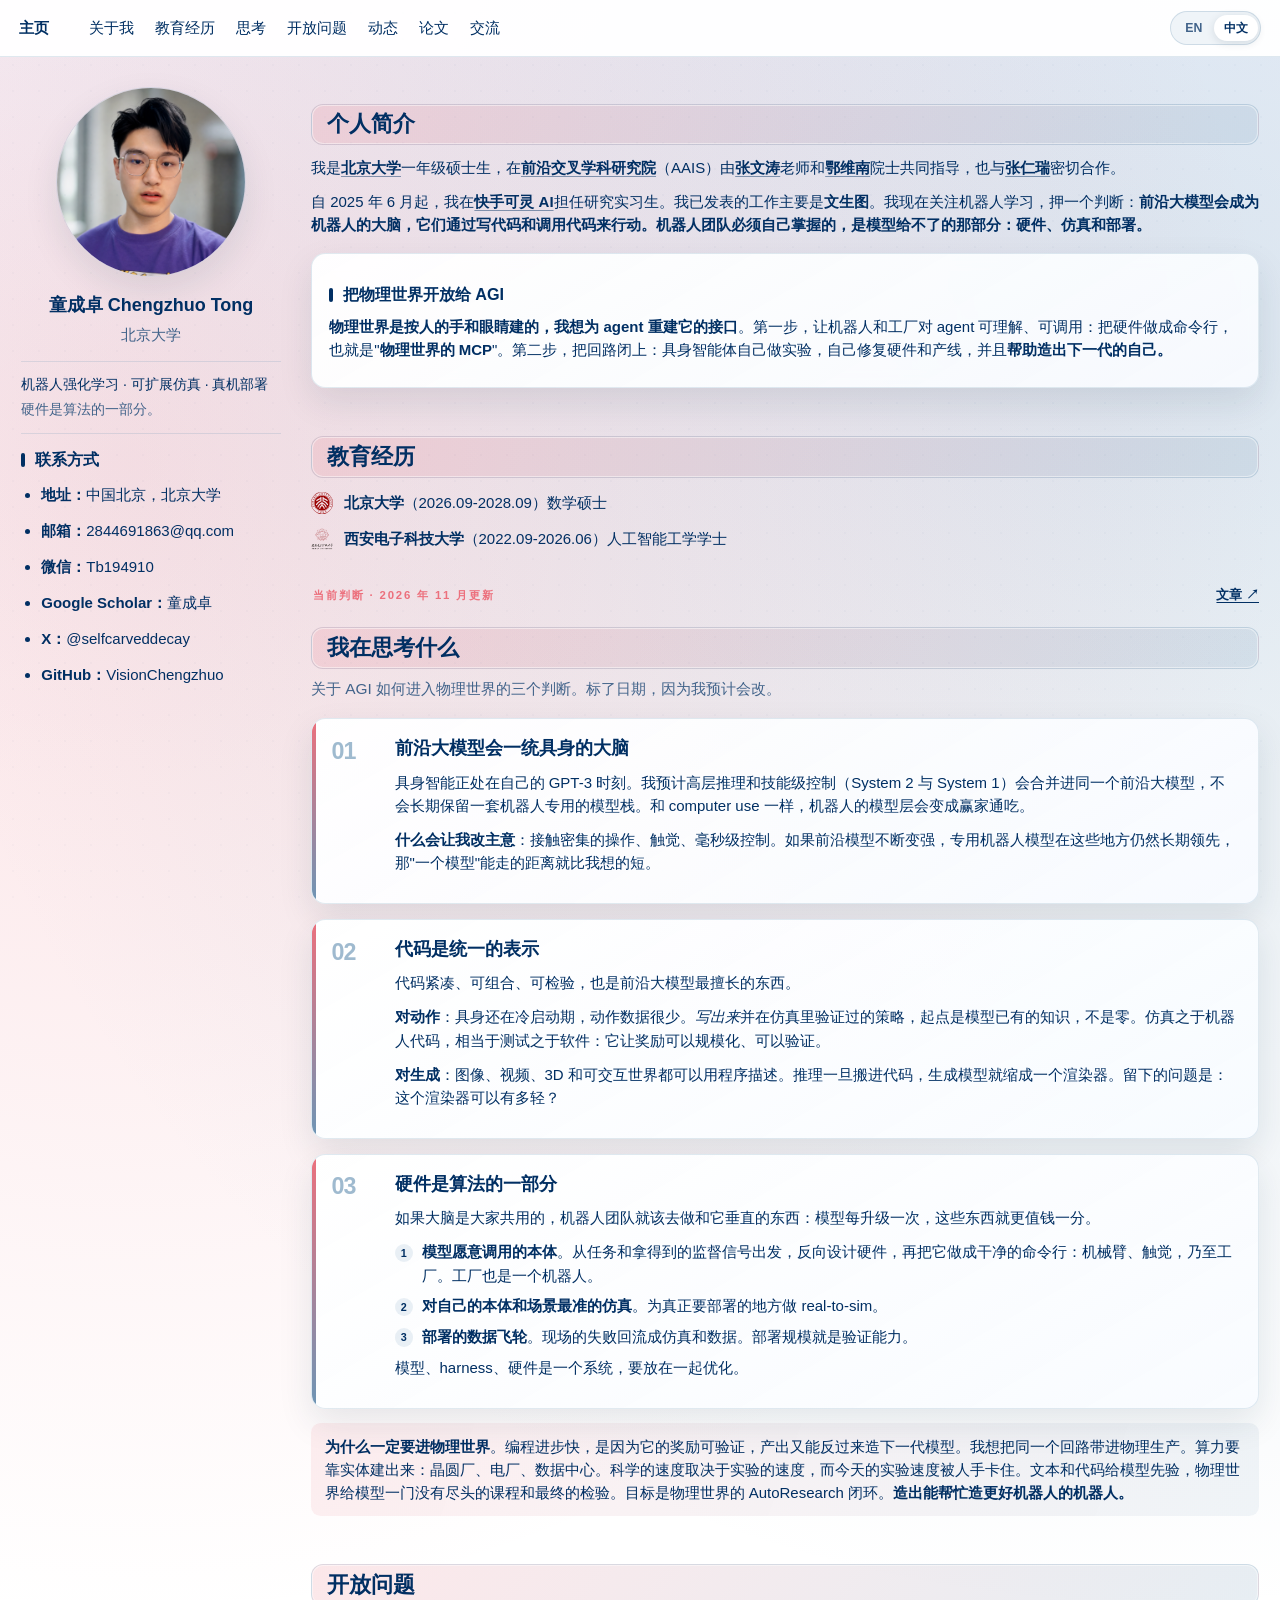
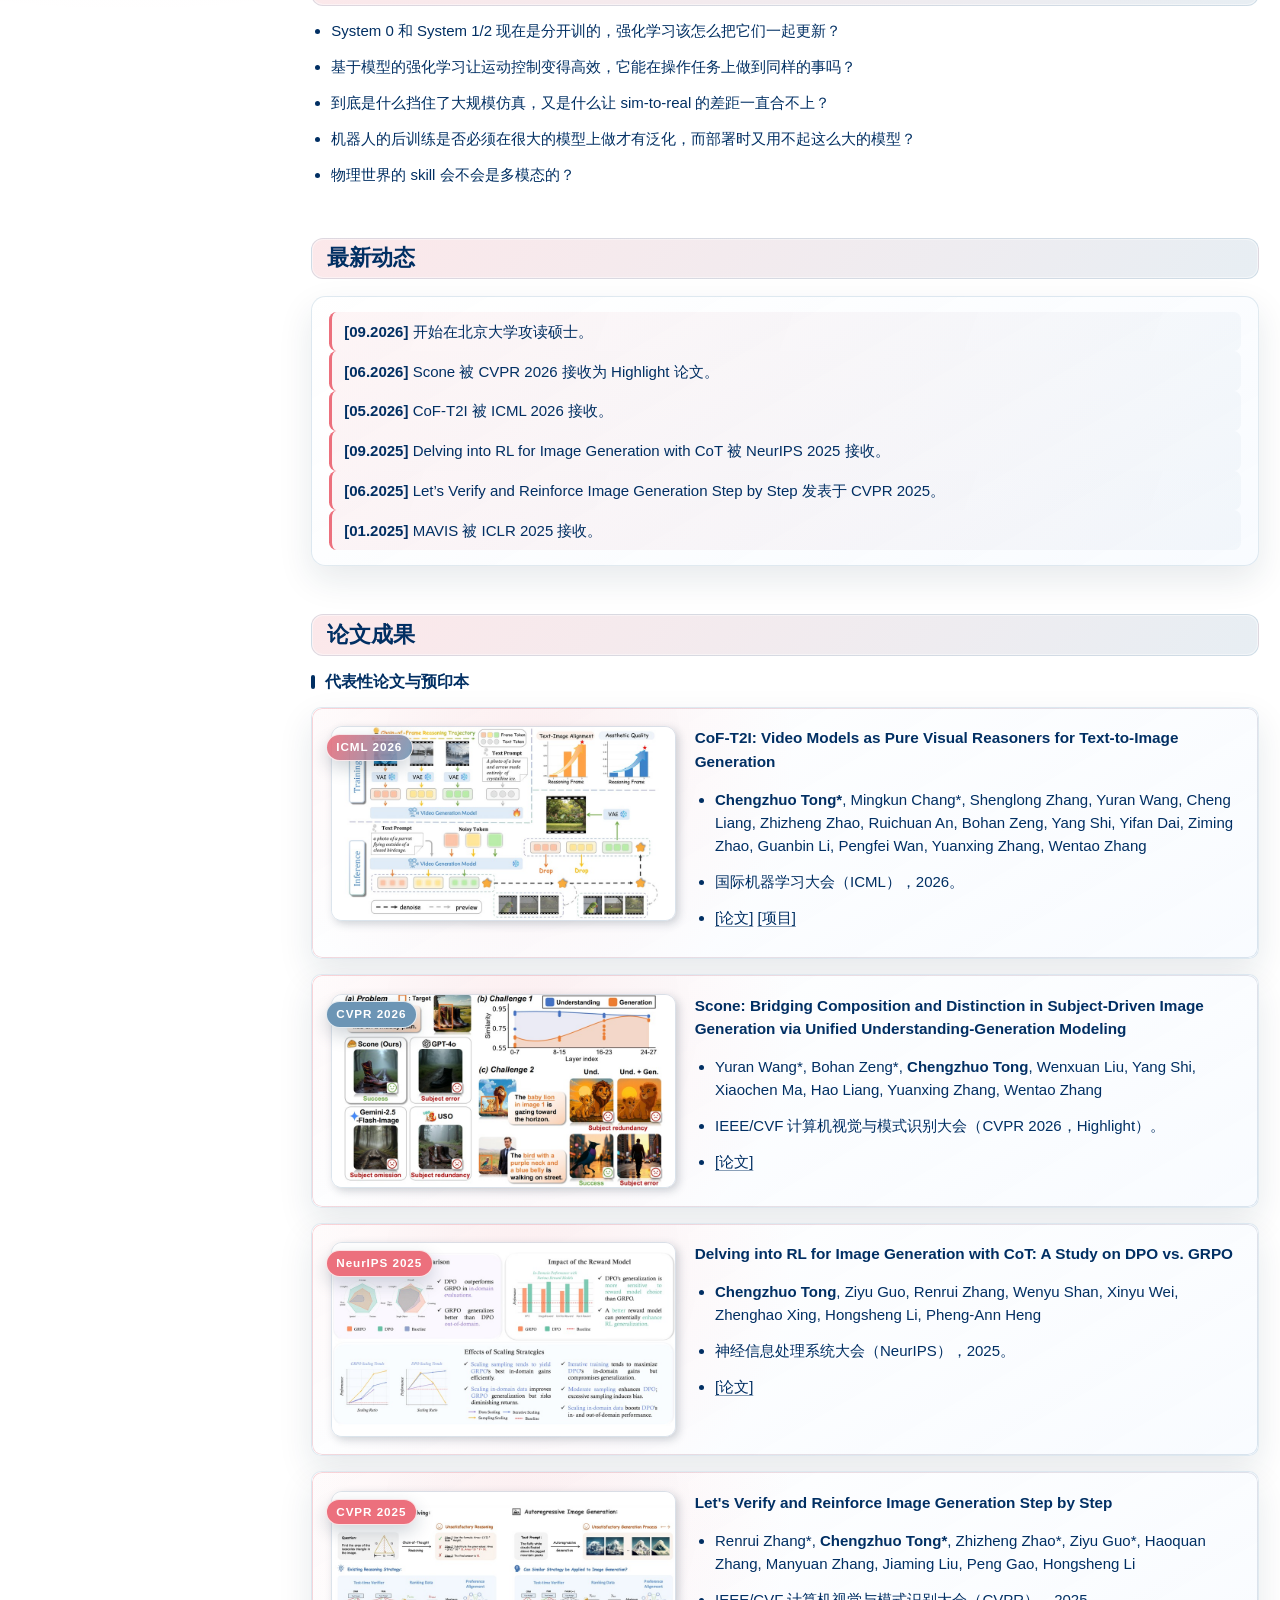
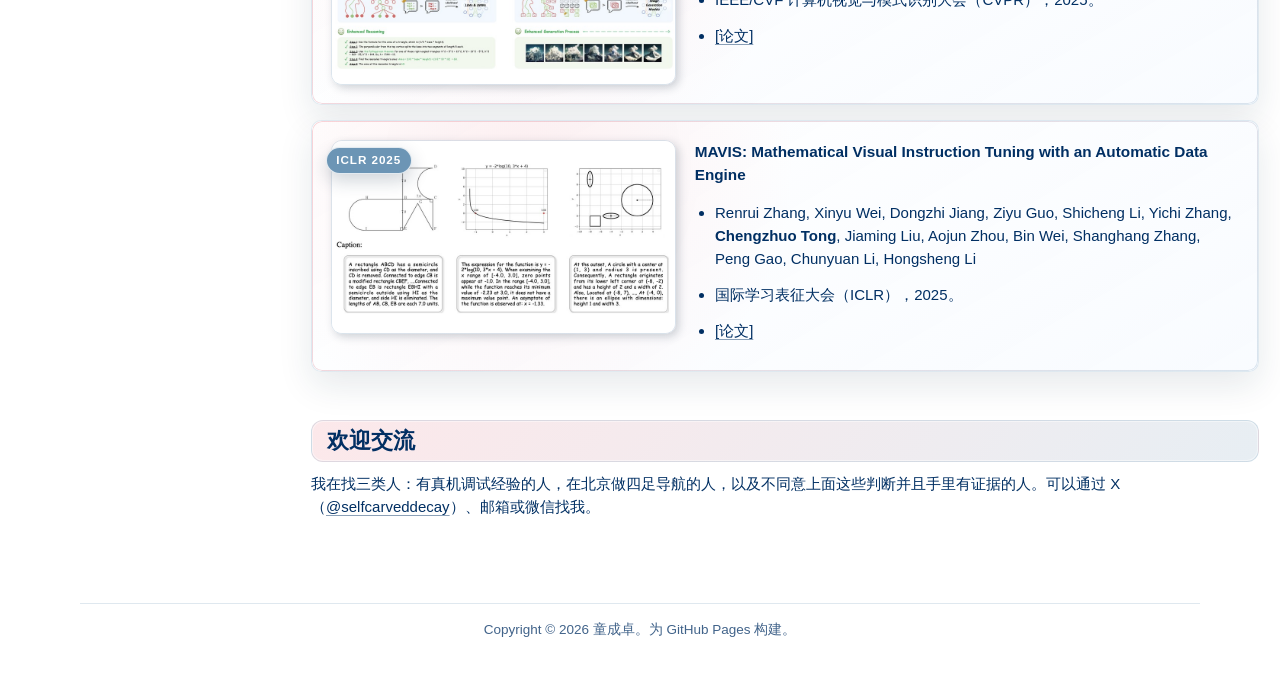
<file: zh/index.html>
<!doctype html>
<html lang="zh">
  <head>
    <meta charset="utf-8">
    <meta name="viewport" content="width=device-width, initial-scale=1">
    <meta name="description" content="童成卓（Chengzhuo Tong），北京大学硕士生，快手可灵 AI 研究实习生。研究具身 AGI、机器人学习、可扩展仿真与真机部署：前沿大模型做机器人的大脑，代码做接口。">
    <title>童成卓（Chengzhuo Tong） · 机器人学习与具身 AGI</title>
    <link rel="canonical" href="https://visionchengzhuo.github.io/zh/">
    <link rel="alternate" hreflang="en" href="https://visionchengzhuo.github.io/">
    <link rel="alternate" hreflang="zh" href="https://visionchengzhuo.github.io/zh/">
    <link rel="alternate" hreflang="x-default" href="https://visionchengzhuo.github.io/">
    <meta property="og:type" content="profile">
    <meta property="og:title" content="童成卓（Chengzhuo Tong） · 机器人学习与具身 AGI">
    <meta property="og:description" content="童成卓（Chengzhuo Tong），北京大学硕士生，快手可灵 AI 研究实习生。研究具身 AGI、机器人学习、可扩展仿真与真机部署：前沿大模型做机器人的大脑，代码做接口。">
    <meta property="og:url" content="https://visionchengzhuo.github.io/zh/">
    <meta property="og:image" content="https://visionchengzhuo.github.io/assets/profile.png">
    <meta name="twitter:card" content="summary">
    <meta name="twitter:title" content="童成卓（Chengzhuo Tong） · 机器人学习与具身 AGI">
    <meta name="twitter:description" content="童成卓（Chengzhuo Tong），北京大学硕士生，快手可灵 AI 研究实习生。研究具身 AGI、机器人学习、可扩展仿真与真机部署：前沿大模型做机器人的大脑，代码做接口。">
    <meta name="twitter:url" content="https://visionchengzhuo.github.io/zh/">
    <meta name="twitter:image" content="https://visionchengzhuo.github.io/assets/profile.png">
    <link rel="stylesheet" href="../assets/styles.css">
    <script type="application/ld+json">
      {
        "@context": "https://schema.org",
        "@type": "Person",
        "@id": "https://visionchengzhuo.github.io/#person",
        "name": "Chengzhuo Tong",
        "alternateName": "童成卓",
        "url": "https://visionchengzhuo.github.io/",
        "image": "https://visionchengzhuo.github.io/assets/profile.png",
        "affiliation": {
          "@type": "Organization",
          "name": "Peking University"
        },
        "worksFor": {
          "@type": "Organization",
          "name": "Kuaishou Kling AI"
        },
        "alumniOf": {
          "@type": "Organization",
          "name": "Xidian University"
        },
        "knowsAbout": [
          "Embodied AGI",
          "Robot Learning",
          "Reinforcement Learning",
          "Scalable Simulation",
          "Real-World Deployment",
          "Large Language Models",
          "Text-to-Image Generation"
        ],
        "sameAs": [
          "https://x.com/selfcarveddecay",
          "https://github.com/VisionChengzhuo",
          "https://scholar.google.com/citations?user=dvG1nhgAAAAJ&hl=zh-CN&oi=ao"
        ]
      }
    </script>
  </head>
  <body>
    <header class="masthead">
      <nav class="nav" aria-label="主导航">
        <a class="nav__brand" href="#about-me">主页</a>
        <div class="nav__links">
          <a href="#about-me">关于我</a>
          <a href="#educations">教育经历</a>
          <a href="#thinking">思考</a>
          <a href="#open-questions">开放问题</a>
          <a href="#news">动态</a>
          <a href="#publications">论文</a>
          <a href="#miscellaneous">交流</a>
        </div>
        <div class="language-switcher" role="group" aria-label="语言">
          <a class="language-switcher__button" href="../" lang="en" hreflang="en">EN</a>
          <a class="language-switcher__button" href="./" lang="zh" hreflang="zh" aria-current="page">中文</a>
        </div>
      </nav>
    </header>

    <main id="main" class="layout">
      <aside class="sidebar">
        <section class="profile" aria-label="个人资料">
          <img class="profile__avatar" src="../assets/profile.png" alt="童成卓的肖像">
          <h1 class="profile__name">童成卓 <span lang="en">Chengzhuo Tong</span></h1>
          <p class="profile__bio">北京大学</p>
          <p class="profile__tagline">
            机器人强化学习 · 可扩展仿真 · 真机部署
            <span class="profile__motto">硬件是算法的一部分。</span>
          </p>

          <div class="profile__contact">
            <h3>联系方式</h3>
            <ul class="plain-list">
              <li><strong>地址：</strong>中国北京，北京大学</li>
              <li><strong>邮箱：</strong><a href="mailto:2844691863@qq.com">2844691863@qq.com</a></li>
              <li><strong>微信：</strong>Tb194910</li>
              <li><strong>Google Scholar：</strong><a href="https://scholar.google.com/citations?user=dvG1nhgAAAAJ&amp;hl=zh-CN&amp;oi=ao">童成卓</a></li>
              <li><strong>X：</strong><a href="https://x.com/selfcarveddecay">@selfcarveddecay</a></li>
              <li><strong>GitHub：</strong><a href="https://github.com/VisionChengzhuo">VisionChengzhuo</a></li>
            </ul>
          </div>
        </section>
      </aside>

      <article class="content">
        <span class="anchor" id="about-me"></span>
        <section>
          <h2>个人简介</h2>
          <p>我是<a href="https://english.pku.edu.cn/"><strong>北京大学</strong></a>一年级硕士生，在<a href="https://www.aais.pku.edu.cn/"><strong>前沿交叉学科研究院</strong></a>（AAIS）由<a href="https://zwt233.github.io/"><strong>张文涛</strong></a>老师和<a href="https://scholar.google.com/citations?user=i2mOt14AAAAJ&amp;hl=en"><strong>鄂维南</strong></a>院士共同指导，也与<a href="https://scholar.google.com/citations?hl=en&amp;user=YlL3xN4AAAAJ&amp;view_op=list_works&amp;sortby=pubdate"><strong>张仁瑞</strong></a>密切合作。</p>
          <p>自 2025 年 6 月起，我在<a href="https://klingai.kuaishou.com/"><strong>快手可灵 AI</strong></a>担任研究实习生。我已发表的工作主要是<strong>文生图</strong>。我现在关注机器人学习，押一个判断：<strong>前沿大模型会成为机器人的大脑，它们通过写代码和调用代码来行动。机器人团队必须自己掌握的，是模型给不了的那部分：硬件、仿真和部署。</strong></p>

          <div class="research-note">
            <h3>把物理世界开放给 AGI</h3>
            <p><strong>物理世界是按人的手和眼睛建的，我想为 agent 重建它的接口</strong>。第一步，让机器人和工厂对 agent 可理解、可调用：把硬件做成命令行，也就是"<strong>物理世界的 MCP</strong>"。第二步，把回路闭上：具身智能体自己做实验，自己修复硬件和产线，并且<strong>帮助造出下一代的自己。</strong></p>
          </div>

        </section>

        <span class="anchor" id="educations"></span>
        <section>
          <h2>教育经历</h2>
          <ul class="education-list">
            <li>
              <img class="edu-logo" src="../assets/logo-pku.svg" alt="北京大学校徽">
              <span><strong>北京大学</strong>（2026.09-2028.09）数学硕士</span>
            </li>
            <li>
              <img class="edu-logo" src="../assets/logo-xdu.png" alt="西安电子科技大学校徽">
              <span><strong>西安电子科技大学</strong>（2022.09-2026.06）人工智能工学学士</span>
            </li>
          </ul>
        </section>

        <span class="anchor" id="thinking"></span>
        <section class="thinking-section" aria-labelledby="thinking-title">
          <header class="thinking-section__header">
            <div class="thinking-section__eyebrow">
              <p class="section-kicker">当前判断 · 2026 年 11 月更新</p>
              <a class="writing-link" href="../writing/from-loop-engineering-to-bot-engineering/?lang=zh">文章 <span aria-hidden="true">↗</span></a>
            </div>
            <h2 id="thinking-title">我在思考什么</h2>
            <p class="section-lead">关于 AGI 如何进入物理世界的三个判断。标了日期，因为我预计会改。</p>
          </header>

          <div class="thesis-list">
            <article class="thesis-card">
              <div class="thesis-card__number" aria-hidden="true">01</div>
              <div class="thesis-card__content">
                <h3>前沿大模型会一统具身的大脑</h3>
                <p>具身智能正处在自己的 GPT-3 时刻。我预计高层推理和技能级控制（System 2 与 System 1）会合并进同一个前沿大模型，不会长期保留一套机器人专用的模型栈。和 computer use 一样，机器人的模型层会变成赢家通吃。</p>
                <p><strong>什么会让我改主意</strong>：接触密集的操作、触觉、毫秒级控制。如果前沿模型不断变强，专用机器人模型在这些地方仍然长期领先，那"一个模型"能走的距离就比我想的短。</p>
              </div>
            </article>

            <article class="thesis-card">
              <div class="thesis-card__number" aria-hidden="true">02</div>
              <div class="thesis-card__content">
                <h3>代码是统一的表示</h3>
                <p>代码紧凑、可组合、可检验，也是前沿大模型最擅长的东西。</p>
                <p><strong>对动作</strong>：具身还在冷启动期，动作数据很少。<em>写出来</em>并在仿真里验证过的策略，起点是模型已有的知识，不是零。仿真之于机器人代码，相当于测试之于软件：它让奖励可以规模化、可以验证。</p>
                <p><strong>对生成</strong>：图像、视频、3D 和可交互世界都可以用程序描述。推理一旦搬进代码，生成模型就缩成一个渲染器。留下的问题是：这个渲染器可以有多轻？</p>
              </div>
            </article>

            <article class="thesis-card">
              <div class="thesis-card__number" aria-hidden="true">03</div>
              <div class="thesis-card__content">
                <h3>硬件是算法的一部分</h3>
                <p>如果大脑是大家共用的，机器人团队就该去做和它垂直的东西：模型每升级一次，这些东西就更值钱一分。</p>
                <ol class="thesis-points">
                  <li><strong>模型愿意调用的本体</strong>。从任务和拿得到的监督信号出发，反向设计硬件，再把它做成干净的命令行：机械臂、触觉，乃至工厂。工厂也是一个机器人。</li>
                  <li><strong>对自己的本体和场景最准的仿真</strong>。为真正要部署的地方做 real-to-sim。</li>
                  <li><strong>部署的数据飞轮</strong>。现场的失败回流成仿真和数据。部署规模就是验证能力。</li>
                </ol>
                <p>模型、harness、硬件是一个系统，要放在一起优化。</p>
              </div>
            </article>
          </div>

          <p class="thesis-card__conclusion"><strong>为什么一定要进物理世界</strong>。编程进步快，是因为它的奖励可验证，产出又能反过来造下一代模型。我想把同一个回路带进物理生产。算力要靠实体建出来：晶圆厂、电厂、数据中心。科学的速度取决于实验的速度，而今天的实验速度被人手卡住。文本和代码给模型先验，物理世界给模型一门没有尽头的课程和最终的检验。目标是物理世界的 AutoResearch 闭环。<strong>造出能帮忙造更好机器人的机器人。</strong></p>
        </section>

        <span class="anchor" id="open-questions"></span>
        <section>
          <h2>开放问题</h2>
          <ul class="plain-list">
            <li>System 0 和 System 1/2 现在是分开训的，强化学习该怎么把它们一起更新？</li>
            <li>基于模型的强化学习让运动控制变得高效，它能在操作任务上做到同样的事吗？</li>
            <li>到底是什么挡住了大规模仿真，又是什么让 sim-to-real 的差距一直合不上？</li>
            <li>机器人的后训练是否必须在很大的模型上做才有泛化，而部署时又用不起这么大的模型？</li>
            <li>物理世界的 skill 会不会是多模态的？</li>
          </ul>
        </section>

        <span class="anchor" id="news"></span>
        <section>
          <h2>最新动态</h2>
          <div class="news-box">
            <p><strong>[09.2026]</strong> 开始在北京大学攻读硕士。</p>
            <p><strong>[06.2026]</strong> Scone 被 CVPR 2026 接收为 Highlight 论文。</p>
            <p><strong>[05.2026]</strong> CoF-T2I 被 ICML 2026 接收。</p>
            <p><strong>[09.2025]</strong> Delving into RL for Image Generation with CoT 被 NeurIPS 2025 接收。</p>
            <p><strong>[06.2025]</strong> Let’s Verify and Reinforce Image Generation Step by Step 发表于 CVPR 2025。</p>
            <p><strong>[01.2025]</strong> MAVIS 被 ICLR 2025 接收。</p>
          </div>
        </section>

        <span class="anchor" id="publications"></span>
        <section>
          <h2>论文成果</h2>
          <h3>代表性论文与预印本</h3>

          <div class="paper-box">
            <div class="paper-box__image">
              <span class="badge">ICML 2026</span>
              <img src="../assets/paper-cof-t2i.jpg" alt="CoF-T2I 论文缩略图">
            </div>
            <div class="paper-box__text">
              <p><strong>CoF-T2I: Video Models as Pure Visual Reasoners for Text-to-Image Generation</strong></p>
              <ul>
                <li><strong>Chengzhuo Tong*</strong>, Mingkun Chang*, Shenglong Zhang, Yuran Wang, Cheng Liang, Zhizheng Zhao, Ruichuan An, Bohan Zeng, Yang Shi, Yifan Dai, Ziming Zhao, Guanbin Li, Pengfei Wan, Yuanxing Zhang, Wentao Zhang</li>
                <li>国际机器学习大会（ICML），2026。</li>
                <li><a href="https://arxiv.org/abs/2601.10061">[论文]</a> <a href="https://cof-t2i.github.io/">[项目]</a></li>
              </ul>
            </div>
          </div>

          <div class="paper-box">
            <div class="paper-box__image">
              <span class="badge badge--teal">CVPR 2026</span>
              <img src="../assets/paper-scone.jpg" alt="Scone 论文缩略图">
            </div>
            <div class="paper-box__text">
              <p><strong>Scone: Bridging Composition and Distinction in Subject-Driven Image Generation via Unified Understanding-Generation Modeling</strong></p>
              <ul>
                <li>Yuran Wang*, Bohan Zeng*, <strong>Chengzhuo Tong</strong>, Wenxuan Liu, Yang Shi, Xiaochen Ma, Hao Liang, Yuanxing Zhang, Wentao Zhang</li>
                <li>IEEE/CVF 计算机视觉与模式识别大会（CVPR 2026，Highlight）。</li>
                <li><a href="https://arxiv.org/abs/2512.12675">[论文]</a></li>
              </ul>
            </div>
          </div>

          <div class="paper-box">
            <div class="paper-box__image">
              <span class="badge badge--violet">NeurIPS 2025</span>
              <img src="../assets/paper-rlcot.jpg" alt="图像生成强化学习论文缩略图">
            </div>
            <div class="paper-box__text">
              <p><strong>Delving into RL for Image Generation with CoT: A Study on DPO vs. GRPO</strong></p>
              <ul>
                <li><strong>Chengzhuo Tong</strong>, Ziyu Guo, Renrui Zhang, Wenyu Shan, Xinyu Wei, Zhenghao Xing, Hongsheng Li, Pheng-Ann Heng</li>
                <li>神经信息处理系统大会（NeurIPS），2025。</li>
                <li><a href="https://arxiv.org/abs/2505.17017">[论文]</a></li>
              </ul>
            </div>
          </div>

          <div class="paper-box">
            <div class="paper-box__image">
              <span class="badge badge--orange">CVPR 2025</span>
              <img src="../assets/paper-verify.jpg" alt="视觉思维链验证论文缩略图">
            </div>
            <div class="paper-box__text">
              <p><strong>Let's Verify and Reinforce Image Generation Step by Step</strong></p>
              <ul>
                <li>Renrui Zhang*, <strong>Chengzhuo Tong*</strong>, Zhizheng Zhao*, Ziyu Guo*, Haoquan Zhang, Manyuan Zhang, Jiaming Liu, Peng Gao, Hongsheng Li</li>
                <li>IEEE/CVF 计算机视觉与模式识别大会（CVPR），2025。</li>
                <li><a href="https://arxiv.org/abs/2501.13926">[论文]</a></li>
              </ul>
            </div>
          </div>

          <div class="paper-box">
            <div class="paper-box__image">
              <span class="badge badge--navy">ICLR 2025</span>
              <img src="../assets/paper-mavis.jpg" alt="MAVIS 论文缩略图">
            </div>
            <div class="paper-box__text">
              <p><strong>MAVIS: Mathematical Visual Instruction Tuning with an Automatic Data Engine</strong></p>
              <ul>
                <li>Renrui Zhang, Xinyu Wei, Dongzhi Jiang, Ziyu Guo, Shicheng Li, Yichi Zhang, <strong>Chengzhuo Tong</strong>, Jiaming Liu, Aojun Zhou, Bin Wei, Shanghang Zhang, Peng Gao, Chunyuan Li, Hongsheng Li</li>
                <li>国际学习表征大会（ICLR），2025。</li>
                <li><a href="https://arxiv.org/abs/2407.08739">[论文]</a></li>
              </ul>
            </div>
          </div>
        </section>

        <span class="anchor" id="miscellaneous"></span>
        <section>
          <h2>欢迎交流</h2>
          <p>我在找三类人：有真机调试经验的人，在北京做四足导航的人，以及不同意上面这些判断并且手里有证据的人。可以通过 X（<a href="https://x.com/selfcarveddecay">@selfcarveddecay</a>）、邮箱或微信找我。</p>
        </section>
      </article>
    </main>

    <footer class="footer">
      <p>Copyright &copy; 2026 童成卓。为 GitHub Pages 构建。</p>
    </footer>
  </body>
</html>
</file>
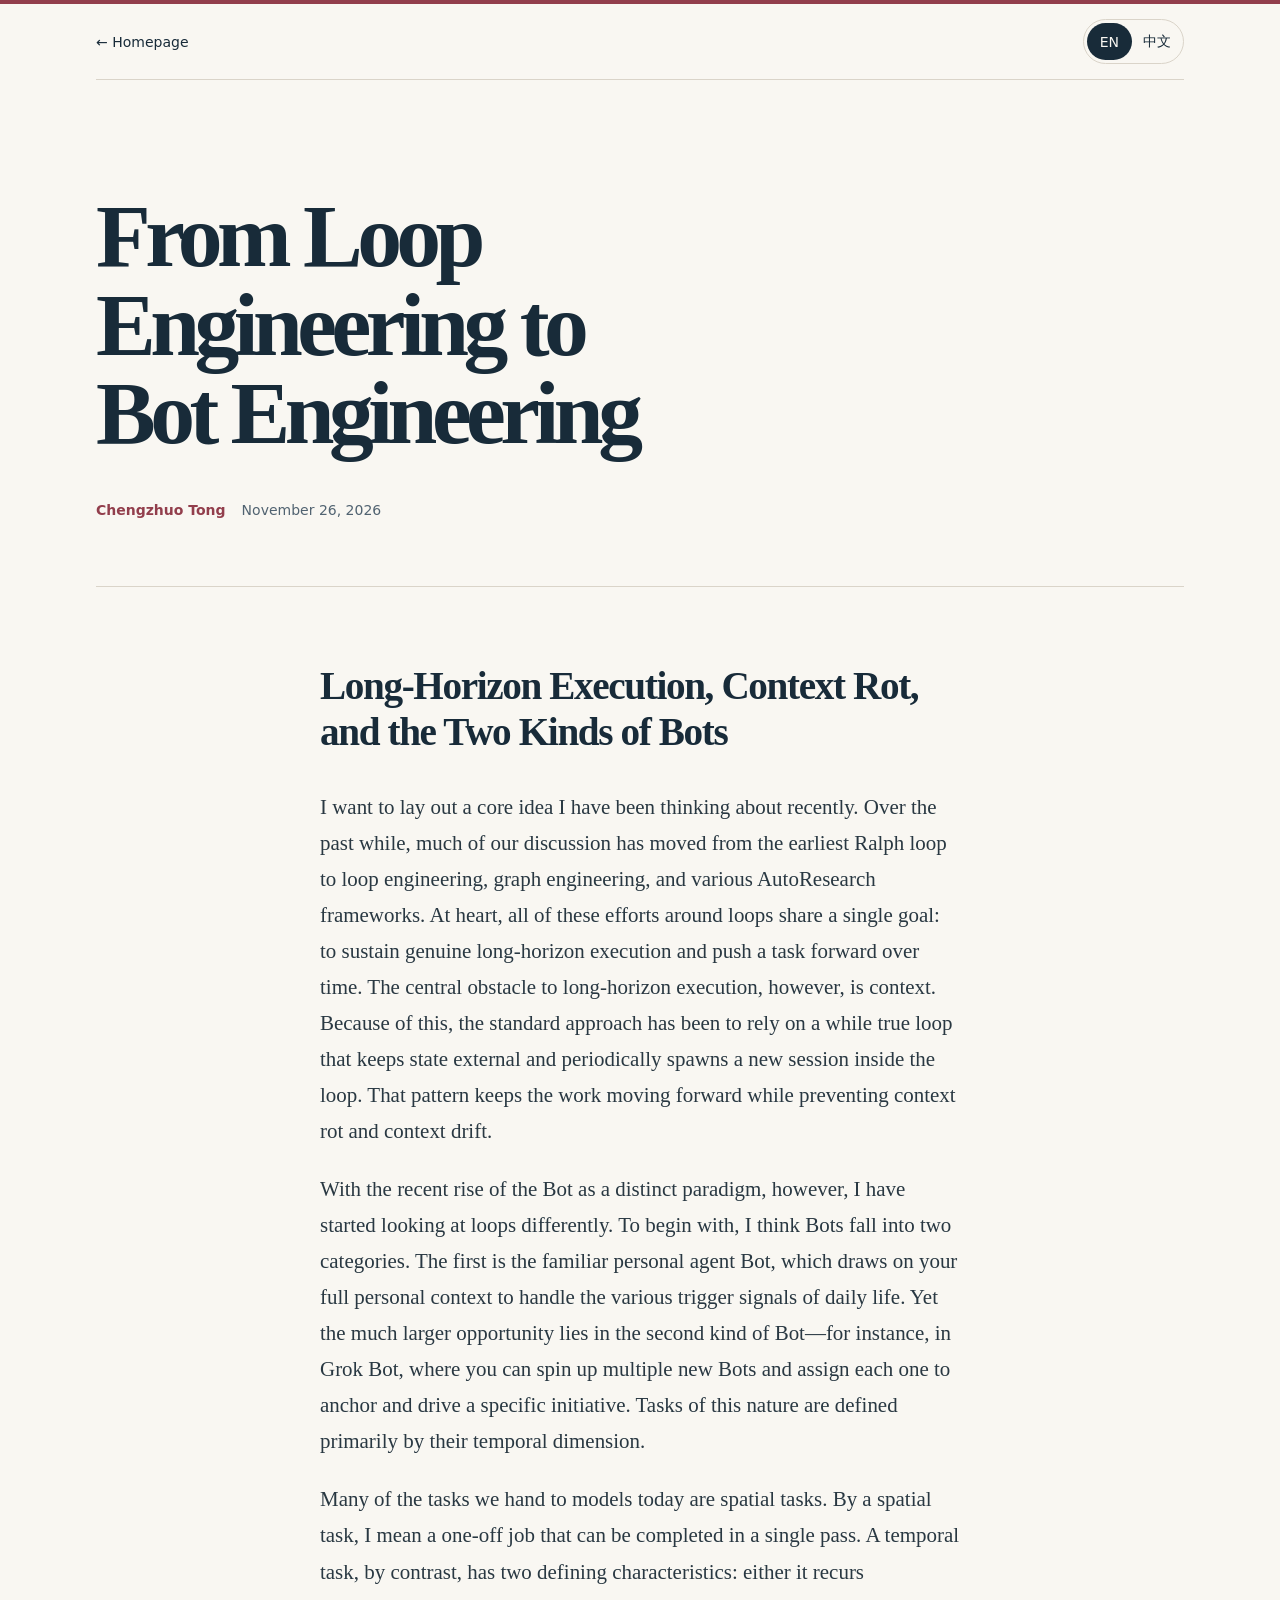
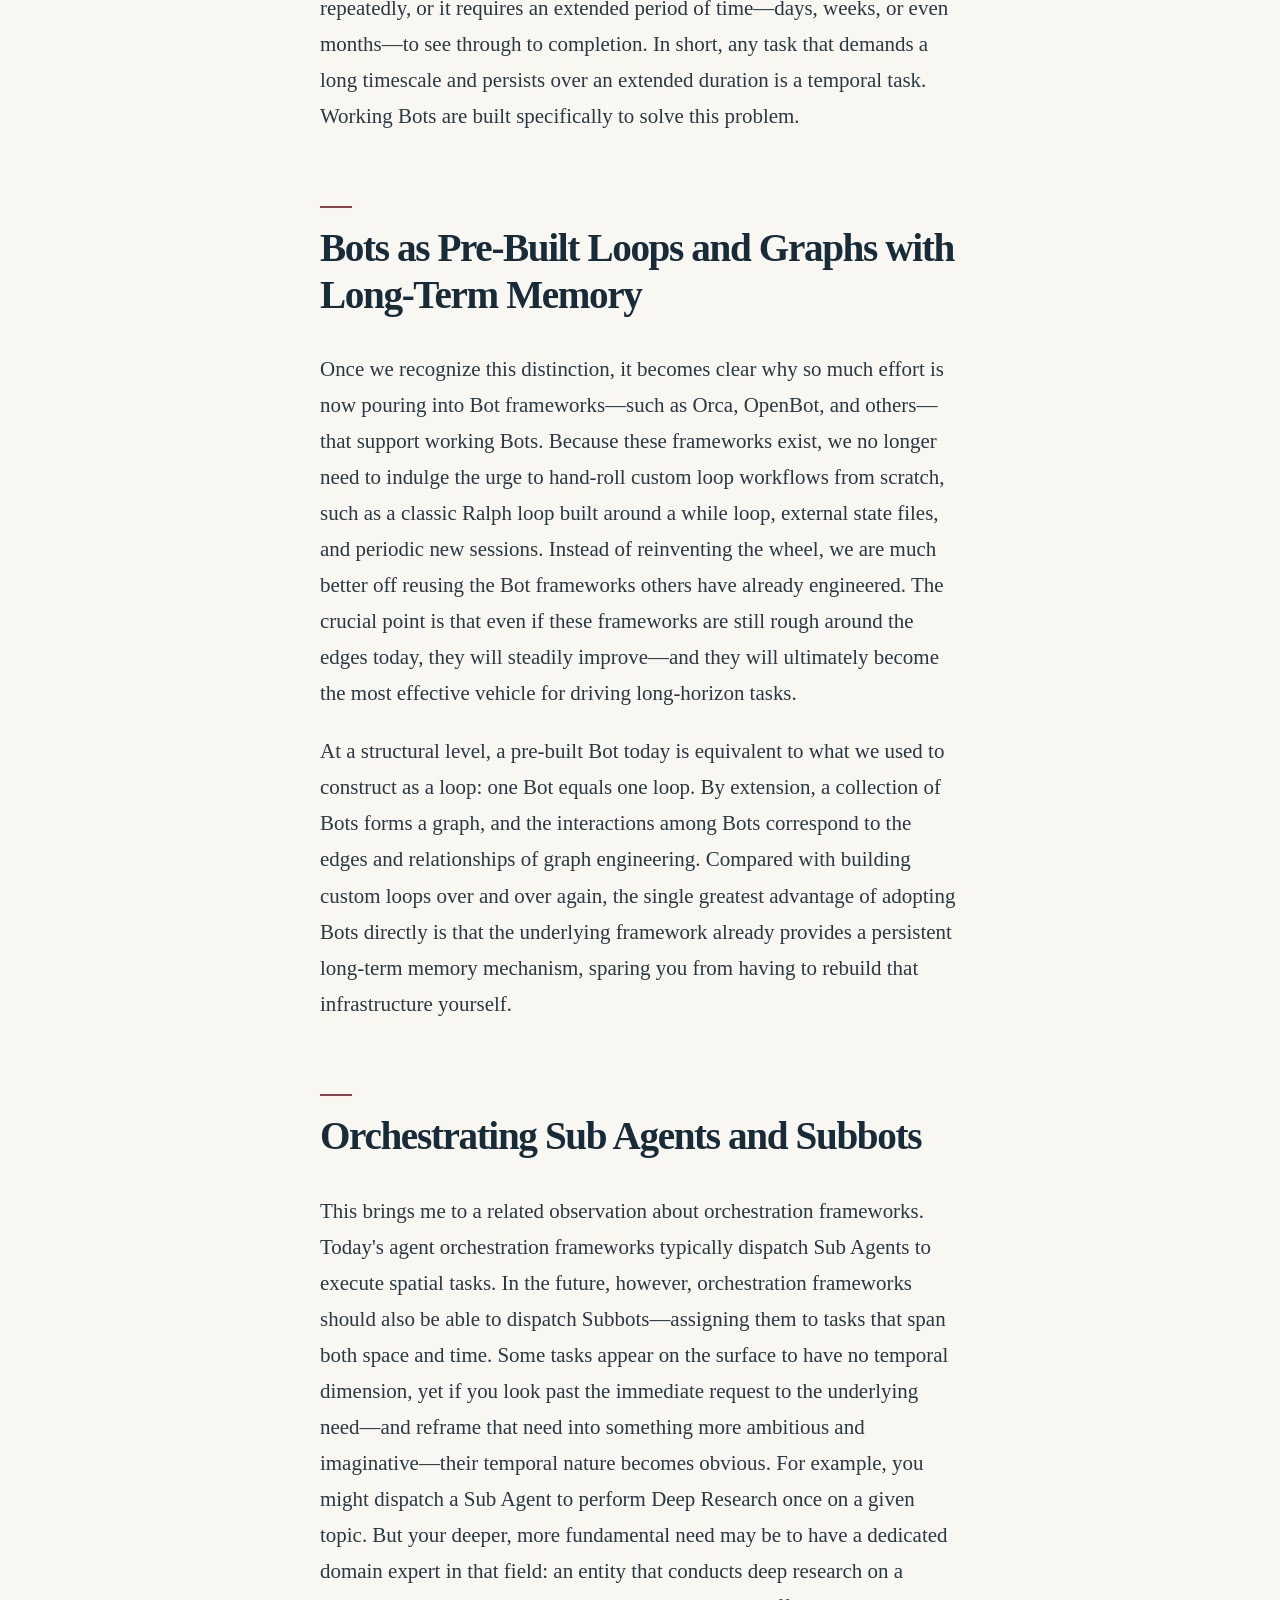
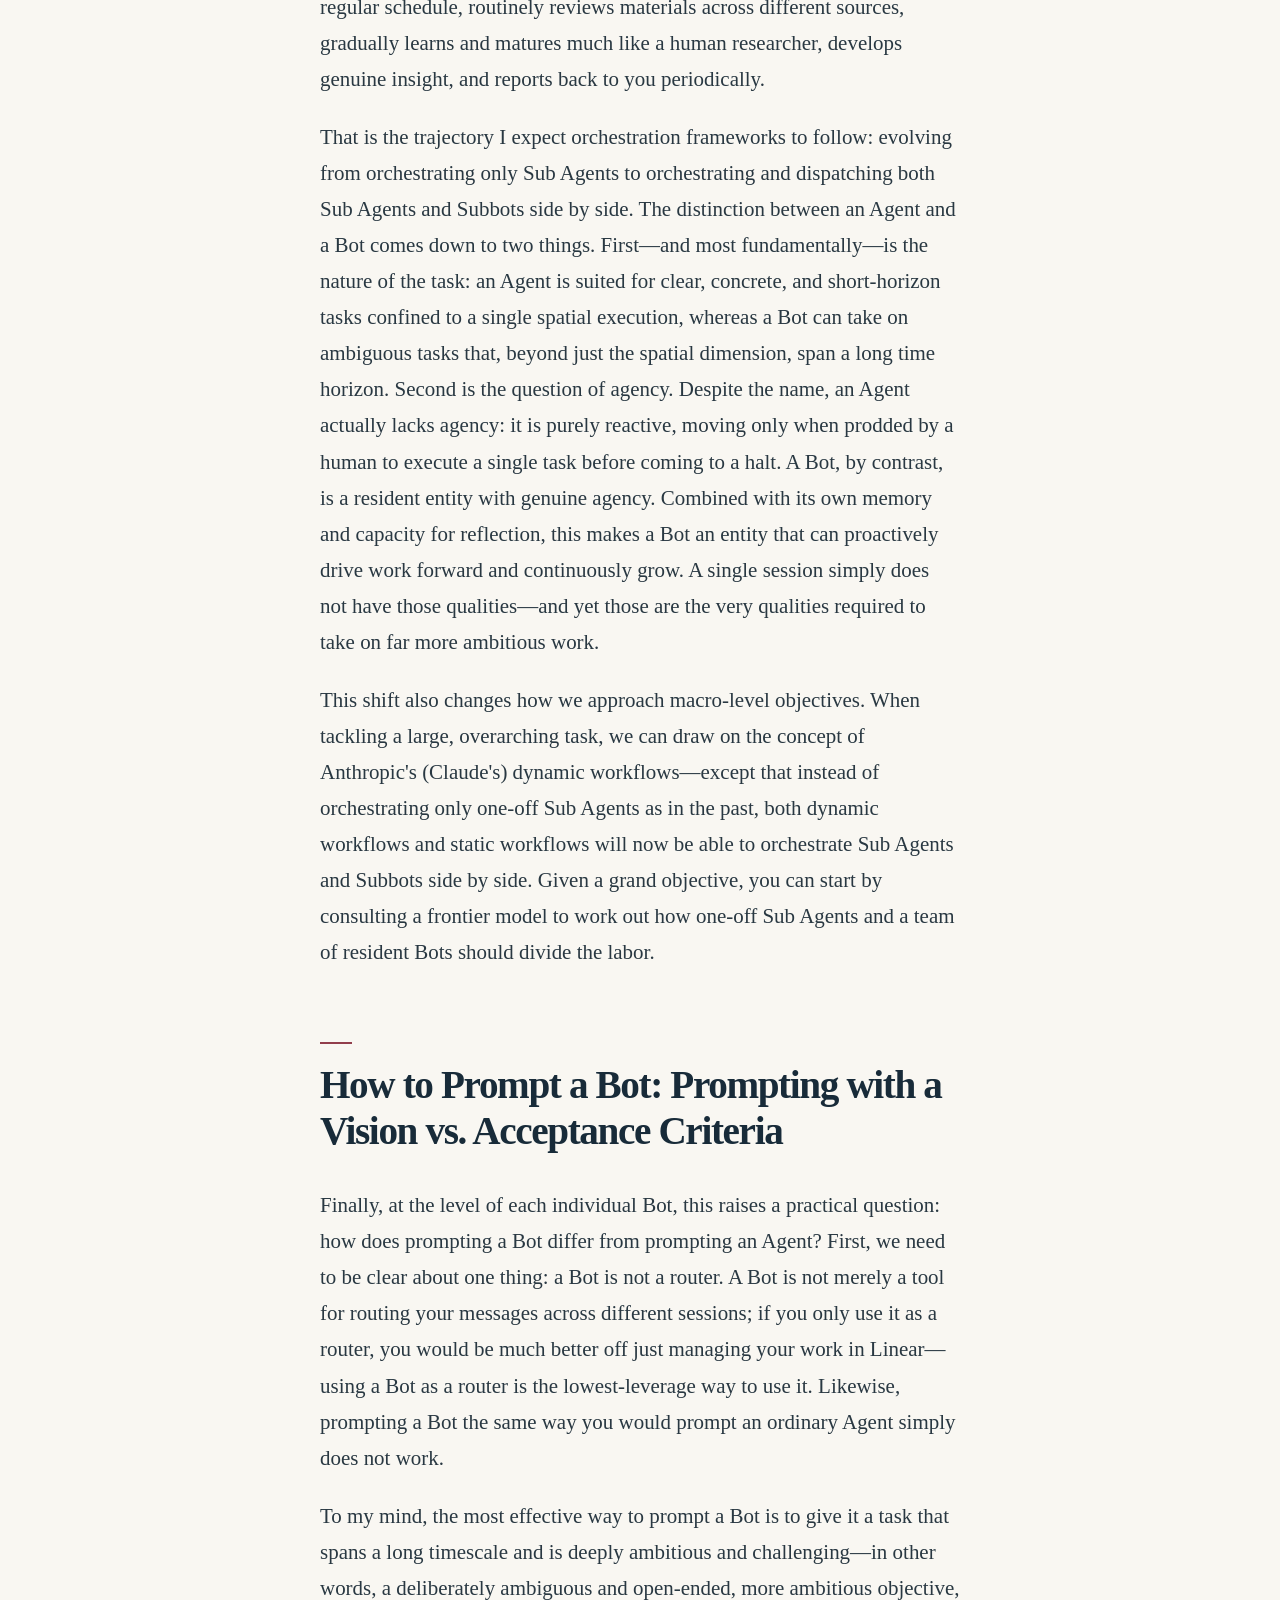
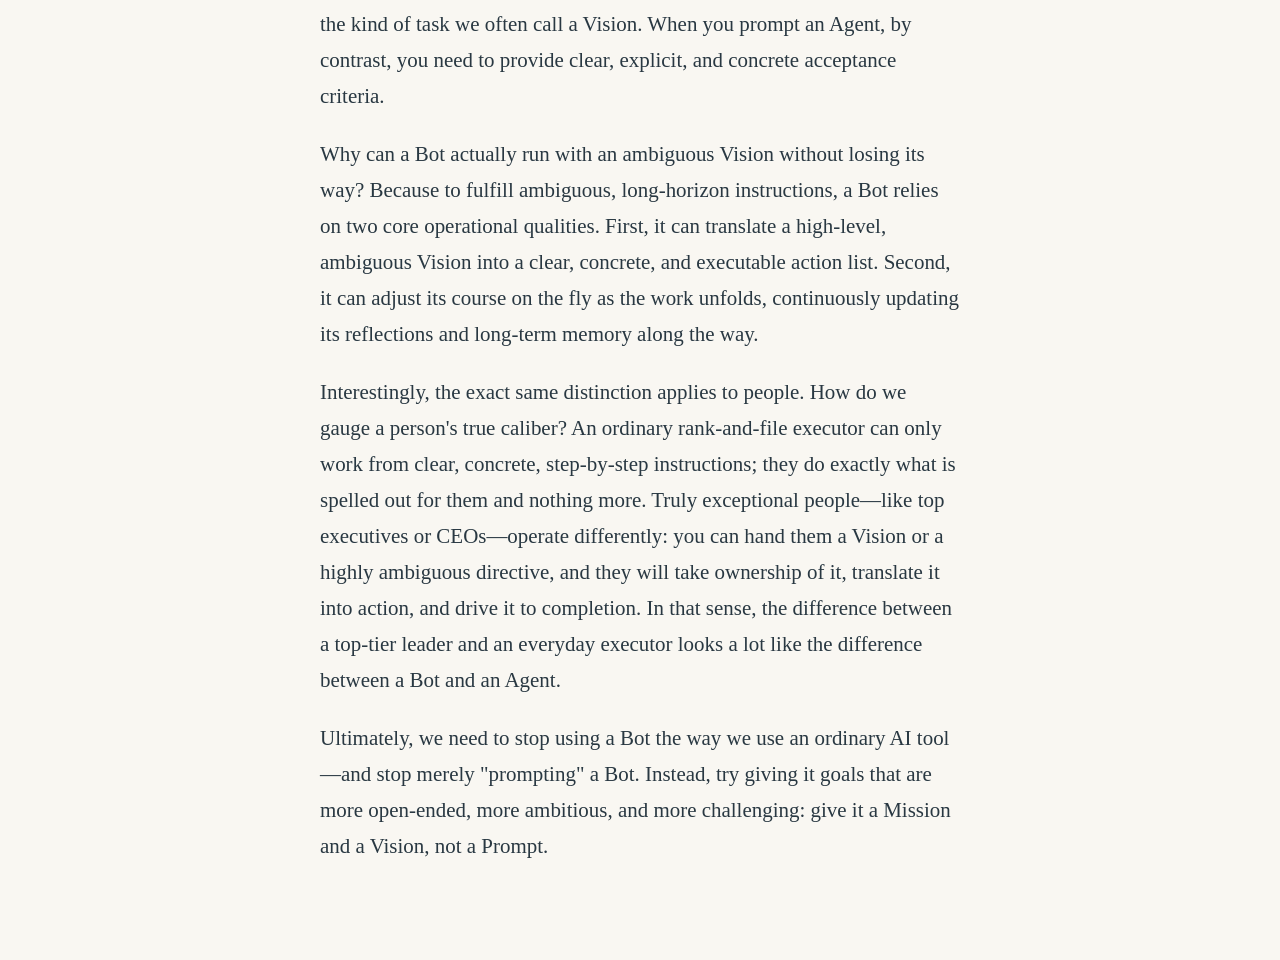
<file: writing/from-loop-engineering-to-bot-engineering/index.html>
<!doctype html>
<html lang="en">
<head>
  <meta charset="utf-8">
  <meta name="viewport" content="width=device-width, initial-scale=1">
  <meta name="author" content="Chengzhuo Tong">
  <title>From Loop Engineering to Bot Engineering · Chengzhuo Tong</title>
  <link rel="canonical" href="https://visionchengzhuo.github.io/writing/from-loop-engineering-to-bot-engineering/">
  <link rel="alternate" hreflang="en" href="https://visionchengzhuo.github.io/writing/from-loop-engineering-to-bot-engineering/">
  <link rel="alternate" hreflang="zh-Hans" href="https://visionchengzhuo.github.io/writing/from-loop-engineering-to-bot-engineering/?lang=zh">
  <link rel="stylesheet" href="../essay.css">
  <script src="../language.js" defer></script>
</head>
<body>
  <header class="masthead frame">
    <a class="home" href="../../">← Homepage</a>
    <nav class="languages" aria-label="Language">
      <a href="./" lang="en" hreflang="en" data-language="en" aria-current="page">EN</a>
      <a href="?lang=zh" lang="zh-Hans" hreflang="zh-Hans" data-language="zh">中文</a>
    </nav>
  </header>
  <main>
    <article class="frame" lang="en" data-version="en">
      <header class="hero">
        <h1>From Loop Engineering to Bot Engineering</h1>
        <p class="byline">
          <span class="author" lang="en">Chengzhuo Tong</span>
          <time datetime="2026-11-26">November 26, 2026</time>
        </p>
      </header>
      <div class="prose">
        <section>
          <h2>Long-Horizon Execution, Context Rot, and the Two Kinds of Bots</h2>
          <p>I want to lay out a core idea I have been thinking about recently. Over the past while, much of our discussion has moved from the earliest Ralph loop to loop engineering, graph engineering, and various AutoResearch frameworks. At heart, all of these efforts around loops share a single goal: to sustain genuine long-horizon execution and push a task forward over time. The central obstacle to long-horizon execution, however, is context. Because of this, the standard approach has been to rely on a while true loop that keeps state external and periodically spawns a new session inside the loop. That pattern keeps the work moving forward while preventing context rot and context drift.</p>
          <p>With the recent rise of the Bot as a distinct paradigm, however, I have started looking at loops differently. To begin with, I think Bots fall into two categories. The first is the familiar personal agent Bot, which draws on your full personal context to handle the various trigger signals of daily life. Yet the much larger opportunity lies in the second kind of Bot—for instance, in Grok Bot, where you can spin up multiple new Bots and assign each one to anchor and drive a specific initiative. Tasks of this nature are defined primarily by their temporal dimension.</p>
          <p>Many of the tasks we hand to models today are spatial tasks. By a spatial task, I mean a one-off job that can be completed in a single pass. A temporal task, by contrast, has two defining characteristics: either it recurs repeatedly, or it requires an extended period of time—days, weeks, or even months—to see through to completion. In short, any task that demands a long timescale and persists over an extended duration is a temporal task. Working Bots are built specifically to solve this problem.</p>
        </section>
        <section>
          <h2>Bots as Pre-Built Loops and Graphs with Long-Term Memory</h2>
          <p>Once we recognize this distinction, it becomes clear why so much effort is now pouring into Bot frameworks—such as Orca, OpenBot, and others—that support working Bots. Because these frameworks exist, we no longer need to indulge the urge to hand-roll custom loop workflows from scratch, such as a classic Ralph loop built around a while loop, external state files, and periodic new sessions. Instead of reinventing the wheel, we are much better off reusing the Bot frameworks others have already engineered. The crucial point is that even if these frameworks are still rough around the edges today, they will steadily improve—and they will ultimately become the most effective vehicle for driving long-horizon tasks.</p>
          <p>At a structural level, a pre-built Bot today is equivalent to what we used to construct as a loop: one Bot equals one loop. By extension, a collection of Bots forms a graph, and the interactions among Bots correspond to the edges and relationships of graph engineering. Compared with building custom loops over and over again, the single greatest advantage of adopting Bots directly is that the underlying framework already provides a persistent long-term memory mechanism, sparing you from having to rebuild that infrastructure yourself.</p>
        </section>
        <section>
          <h2>Orchestrating Sub Agents and Subbots</h2>
          <p>This brings me to a related observation about orchestration frameworks. Today&#x27;s agent orchestration frameworks typically dispatch Sub Agents to execute spatial tasks. In the future, however, orchestration frameworks should also be able to dispatch Subbots—assigning them to tasks that span both space and time. Some tasks appear on the surface to have no temporal dimension, yet if you look past the immediate request to the underlying need—and reframe that need into something more ambitious and imaginative—their temporal nature becomes obvious. For example, you might dispatch a Sub Agent to perform Deep Research once on a given topic. But your deeper, more fundamental need may be to have a dedicated domain expert in that field: an entity that conducts deep research on a regular schedule, routinely reviews materials across different sources, gradually learns and matures much like a human researcher, develops genuine insight, and reports back to you periodically.</p>
          <p>That is the trajectory I expect orchestration frameworks to follow: evolving from orchestrating only Sub Agents to orchestrating and dispatching both Sub Agents and Subbots side by side. The distinction between an Agent and a Bot comes down to two things. First—and most fundamentally—is the nature of the task: an Agent is suited for clear, concrete, and short-horizon tasks confined to a single spatial execution, whereas a Bot can take on ambiguous tasks that, beyond just the spatial dimension, span a long time horizon. Second is the question of agency. Despite the name, an Agent actually lacks agency: it is purely reactive, moving only when prodded by a human to execute a single task before coming to a halt. A Bot, by contrast, is a resident entity with genuine agency. Combined with its own memory and capacity for reflection, this makes a Bot an entity that can proactively drive work forward and continuously grow. A single session simply does not have those qualities—and yet those are the very qualities required to take on far more ambitious work.</p>
          <p>This shift also changes how we approach macro-level objectives. When tackling a large, overarching task, we can draw on the concept of Anthropic&#x27;s (Claude&#x27;s) dynamic workflows—except that instead of orchestrating only one-off Sub Agents as in the past, both dynamic workflows and static workflows will now be able to orchestrate Sub Agents and Subbots side by side. Given a grand objective, you can start by consulting a frontier model to work out how one-off Sub Agents and a team of resident Bots should divide the labor.</p>
        </section>
        <section>
          <h2>How to Prompt a Bot: Prompting with a Vision vs. Acceptance Criteria</h2>
          <p>Finally, at the level of each individual Bot, this raises a practical question: how does prompting a Bot differ from prompting an Agent? First, we need to be clear about one thing: a Bot is not a router. A Bot is not merely a tool for routing your messages across different sessions; if you only use it as a router, you would be much better off just managing your work in Linear—using a Bot as a router is the lowest-leverage way to use it. Likewise, prompting a Bot the same way you would prompt an ordinary Agent simply does not work.</p>
          <p>To my mind, the most effective way to prompt a Bot is to give it a task that spans a long timescale and is deeply ambitious and challenging—in other words, a deliberately ambiguous and open-ended, more ambitious objective, the kind of task we often call a Vision. When you prompt an Agent, by contrast, you need to provide clear, explicit, and concrete acceptance criteria.</p>
          <p>Why can a Bot actually run with an ambiguous Vision without losing its way? Because to fulfill ambiguous, long-horizon instructions, a Bot relies on two core operational qualities. First, it can translate a high-level, ambiguous Vision into a clear, concrete, and executable action list. Second, it can adjust its course on the fly as the work unfolds, continuously updating its reflections and long-term memory along the way.</p>
          <p>Interestingly, the exact same distinction applies to people. How do we gauge a person's true caliber? An ordinary rank-and-file executor can only work from clear, concrete, step-by-step instructions; they do exactly what is spelled out for them and nothing more. Truly exceptional people—like top executives or CEOs—operate differently: you can hand them a Vision or a highly ambiguous directive, and they will take ownership of it, translate it into action, and drive it to completion. In that sense, the difference between a top-tier leader and an everyday executor looks a lot like the difference between a Bot and an Agent.</p>
          <p>Ultimately, we need to stop using a Bot the way we use an ordinary AI tool—and stop merely &quot;prompting&quot; a Bot. Instead, try giving it goals that are more open-ended, more ambitious, and more challenging: give it a Mission and a Vision, not a Prompt.</p>
        </section>
      </div>
    </article>
    <article class="frame" lang="zh-Hans" data-version="zh" hidden>
      <header class="hero">
        <h1>从 Loop Engineering 到 Bot Engineering</h1>
        <p class="byline">
          <span class="author" lang="en">Chengzhuo Tong</span>
          <time datetime="2026-11-26">2026年11月26日</time>
        </p>
      </header>
      <div class="prose">
        <section>
          <h2>从 Loop 到 Bot：空间型任务与时间型任务</h2>
          <p>我想先聊聊最近的一个核心想法。过去一段时间，大家讨论了很多概念，从最早的 Ralph loop，到 loop engineering、graph engineering，再到很多 AutoResearch 框架。本质上，它们在 loop 这件事上做文章，都是为了能够真正以 long-horizon（长周期）的方式去持续推进一件事情。但要做 long-horizon 的持续推进，最大的问题就是 context（上下文）。因此，绝大多数的做法依然是使用一个 while true 循环，把状态保存在外部，然后在循环里定期开启新的 session，以此来保证任务能够一直往前推进，同时防止 context rot（上下文腐烂）和上下文漂移。</p>
          <p>不过，结合最近 Bot 这个概念的兴起，我对 loop 这件事有了新的看法。我个人认为，Bot 首先可以分为两种。第一种是大家常见意义上的 personal agent Bot，它调用你的全部个人 context，主要帮你处理生活中的各种触发信号。但 Bot 更大的用途在于第二种——比如在 Grok Bot 里面，你可以设置很多个新的 Bot，让每一个新 Bot 专门去锚定和主推一件事情。这类事情通常在时间维度上具有很强的延续性。</p>
          <p>如果从任务属性来看，很多传统任务其实是“空间型任务”。所谓空间型任务，就是单次性的任务，让它跑一次就能做完。那什么是“时间型任务”呢？时间型任务有两种情况：要么是它会反复发生；要么是它需要很长的一段时间——比如几天、几个星期，甚至几个月——才能真正做完。总而言之，凡是在时间维度上需要漫长周期、在很长一段时间里都会持续存在的任务，就是时间型任务。而那种适合工作场景的 Bot，主要就是用来解决时间型任务的。</p>
        </section>
        <section>
          <h2>不要重复造轮子：一个 Bot 即 Loop，一个群组即 Graph</h2>
          <p>想清楚这一点之后就会发现，现在大家基本上都在卷各种支持工作型 Bot 的框架，包括 Orca、OpenBot 以及其他一些 Bot 框架。这意味着，往后大家其实没必要再手痒去从头手搓很多那样的 workflow 了——最典型的就是像 Ralph loop 那样，自己写一个 while 循环，把状态文件往外存，再在里面定期开新 session。最好的做法是不要反复造轮子，直接去复用别人已经搭好的优质 Bot 框架。因为最重要的是，我相信这些框架即便今天还不够完善，未来也一定会越来越好，在长期推进一项任务这件事上，它们最终一定能做到最好。</p>
          <p>所以这里的核心逻辑是：别人今天已经搭好的一个 Bot，其实就等于我们过去手写的一个 loop——一个 Bot 就等于一个 loop；而一堆 Bot 组合在一起，就等于一个 graph；Bot 和 Bot 之间的联系，其实就是 graph 里面的连接关系，也就是过去 graph engineering 里处理的关系。直接复用 Bot 而不是自己反复造轮子去写 loop，最大的好处就在于别人已经帮你搭好了那一套长效的 memory（长期记忆）机制，你完全不需要再自己重复搭建了。</p>
        </section>
        <section>
          <h2>从分发 Sub Agent 到同时编排 Subbot</h2>
          <p>再补充一个关于编排框架的观点。现在的 Agent 编排框架，分发出去的 Sub Agent 往往只是去执行一些空间型任务。但我认为，未来的编排框架应该同时能够分发 Subbot，让 Subbot 去承担那些时间跨度和空间属性都很强的任务。有些任务表面上看起来似乎没有什么时间属性，但如果你回归到需求背后的本质需求，并且把这个需求变成一件更有野心、更有想法的事情，情况就完全不同了。举个例子，你可以派一个 Sub Agent 去帮你对某个课题做一次 deep research；但也许你真正的根本需求，是希望拥有一个该领域的专业专家。它应该每隔一段时间就定期去做 deep research，定期去翻看各个地方的资料，像人一样逐渐学习、逐渐成长，最终变成一个很有 insight（洞见）的角色，并定期向你汇报。</p>
          <p>这正是我所说的演进方向：未来的 Agent 框架会从单纯编排 Sub Agent，走向同时编排和分发 Sub Agent 与 Subbot。总结来看，Agent 和 Bot 的区别主要体现在两方面：第一是最根本的任务属性的区别，Agent 适合去执行那些清晰、具体、在时间维度上偏短程的单纯空间型任务，而 Bot 则能够去执行那些模糊、且除了空间维度之外时间跨度很大的任务；第二则是关于 agency（主动性）的区别——虽然名字叫 Agent，但现在的 Agent 其实是没有 agency 的，它是被动的，是人类催它动一下、它才干一下，而 Bot 才是真正具备 agency 的常驻实体。再加上 Bot 具备自己的 memory 和反思机制，它就变成了一个能够主动推着事情往前走、不断成长的实体。这种特质是单条 session 所不具备的，而恰恰是这种特质，能够帮助它完成更多、更具野心的事情。</p>
          <p>沿着这个思路，当你面对一个非常宏观的任务时，完全可以借鉴 Anthropic（Claude）动态工作流的思想；只不过以前只能编排单纯一次性运行的 Sub Agent，而未来无论是动态工作流还是静态工作流，都可以同时编排 Sub Agent 和 Subbot。具体来说，当你有一个宏大的目标时，可以先和一个能力很强的模型讨论，商量这些一次性运行的 Sub Agent 与常驻的 Bot 应该如何分工。</p>
        </section>
        <section>
          <h2>How to Prompt a Bot：用 Vision 提示 Bot，用验收标准提示 Agent</h2>
          <p>最后，到了具体每一个 Bot 的层面，就会涉及一个核心问题：How to prompt a Bot，和 How to prompt an Agent 有什么不同？首先要明确一点：A Bot is not a router（Bot 不是路由器）。Bot 绝不是一个单纯帮你把消息路由到不同会话的工具；如果只把它当成 Router 来用，那完全不如直接用 Linear 管理更方便——把 Bot 当 Router 是最 low 的用法。同样，把 Bot 当成普通 Agent 一样去提示，也是非常不行的做法。</p>
          <p>我认为最大的区别在于，真正提示 Bot 最有效的方法，是给它一个在时间尺度上比较久、非常有野心（ambitious）和挑战性的任务——也就是给它一些相对模糊一点、但更具野心的目标，这样的任务我们往往称之为 Vision（愿景）；而对于一个 Agent，你则需要给它清晰、明确、具体的验收方式。</p>
          <p>为什么给 Bot 一个模糊的 Vision 它就能真正跑起来？因为为了实现这种模糊且长程的指令，Bot 在运转上具备两个核心特性：第一，它能够自己把模糊的 Vision 拆解、转换成当下清晰、具体、可执行的行动清单；第二，它能够在推进的过程中边做边调整方向，并不断更新自己的反思和长期记忆。</p>
          <p>同时非常有意思的是，这一点在人身上其实一模一样。我们一般怎么评价一个人的能力有多强？普通的打工人，往往只能接受清晰、具体、标准明确的指令，你交代一步，他执行一步；但真正厉害的人——比如顶级的管理者或 CEO——你只需要给他一个愿景（Vision），甚至是一段很模糊的指令，他就能自己扛起这个愿景，把它拆解并落地。从这个角度看，顶级的核心高管与普通的打工执行者之间，其实也有着类似 Bot 和 Agent 的区别。</p>
          <p>归根结底，我们应该停止再像使用普通 AI 工具那样去使用 Bot，停止去“提示（Prompt）”一个 Bot。试着给它更模糊、更有野心、更具挑战性的目标——赋予它使命（Mission）和愿景（Vision），而不是赋予它提示词（Prompt）。</p>
        </section>
      </div>
    </article>
  </main>
</body>
</html>
</file>
<file: assets/styles.css>
:root {
  --navy: #012f63;
  --navy-soft: #e9f0f7;
  --pink: #ec707d;
  --pink-rgb: 236, 112, 125;
  --venue-rgb: 108, 149, 181;
  --venue: rgb(108, 149, 181);
  --teal: rgb(108, 149, 181);
  --violet: #8a7fbb;
  --orange: #ec707d;
  --text: #012f63;
  --muted: #41638a;
  --border: rgba(var(--venue-rgb), 0.2);
  --shadow: 0 14px 34px rgba(22, 45, 72, 0.1);
  --shadow-hover: 0 20px 46px rgba(22, 45, 72, 0.13);
  --surface: linear-gradient(150deg, rgba(255, 255, 255, 0.97), rgba(248, 251, 255, 0.92));
  --radius: 10px;
}

* {
  box-sizing: border-box;
}

html {
  scroll-behavior: smooth;
  background: #ffffff;
  color: var(--text);
  font-size: 15px;
}

body {
  margin: 0;
  font-family: "Trebuchet MS", Helvetica, Arial, sans-serif;
  color: var(--text);
  line-height: 1.55;
  background:
    radial-gradient(circle at 10% 12%, rgba(var(--pink-rgb), 0.2), rgba(var(--pink-rgb), 0) 32%),
    radial-gradient(circle at 90% 9%, rgba(var(--venue-rgb), 0.22), rgba(var(--venue-rgb), 0) 34%),
    linear-gradient(180deg, #f5f8ff 0%, #ffffff 20%, #ffffff 100%);
}

a {
  color: var(--navy);
  text-decoration: none;
  position: relative;
  transition: color 0.2s ease, border-color 0.2s ease;
}

a::after {
  background: var(--pink);
  bottom: -2px;
  content: "";
  height: 1px;
  left: 0;
  position: absolute;
  transform: scaleX(0);
  transform-origin: bottom right;
  transition: transform 0.25s ease;
  width: 100%;
}

a:hover {
  color: var(--pink);
}

a:hover::after {
  transform: scaleX(1);
  transform-origin: bottom left;
}

img {
  display: block;
  height: auto;
  max-width: 100%;
}

.masthead {
  background: rgba(255, 255, 255, 0.96);
  border-bottom: 1px solid rgba(108, 149, 181, 0.22);
  position: sticky;
  top: 0;
  z-index: 20;
}

.nav {
  align-items: center;
  display: flex;
  flex-wrap: wrap;
  gap: 0.15rem 1.4rem;
  margin: 0 auto;
  max-width: 1280px;
  min-height: 56px;
  padding: 0.55rem 1.25rem;
}

.nav a {
  color: var(--navy);
  font-size: 0.98rem;
  line-height: 1.4;
  white-space: nowrap;
}

.nav a:hover {
  color: var(--pink);
}

.nav__brand {
  font-weight: 700;
}

.nav__links {
  align-items: center;
  display: flex;
  flex-wrap: wrap;
  gap: 0.15rem 1.4rem;
  margin-left: 1.25rem;
}

.language-switcher {
  align-items: center;
  background: rgba(var(--venue-rgb), 0.1);
  border: 1px solid rgba(var(--venue-rgb), 0.25);
  border-radius: 999px;
  display: flex;
  margin-left: auto;
  padding: 0.18rem;
}

.nav .language-switcher__button {
  border-radius: 999px;
  color: var(--muted);
  font-size: 0.82rem;
  font-weight: 700;
  line-height: 1;
  min-width: 2.65rem;
  padding: 0.48rem 0.66rem;
  text-align: center;
  transition: background 0.2s ease, box-shadow 0.2s ease, color 0.2s ease;
}

.language-switcher__button::after {
  display: none;
}

.nav .language-switcher__button[aria-current="page"] {
  background: #ffffff;
  box-shadow: 0 2px 8px rgba(22, 45, 72, 0.13);
  color: var(--navy);
}

.language-switcher__button:focus-visible {
  outline: 2px solid var(--pink);
  outline-offset: 2px;
}

.layout {
  display: grid;
  gap: 2rem;
  grid-template-columns: 260px minmax(0, 950px);
  margin: 0 auto;
  max-width: 1280px;
  padding: 2rem 1.4rem 3.5rem;
}

.sidebar {
  align-self: start;
  position: sticky;
  top: 5.5rem;
}

.profile {
  color: var(--navy);
  text-align: left;
}

.profile__avatar {
  border: 1px solid var(--border);
  border-radius: 50%;
  box-shadow: var(--shadow);
  height: 190px;
  margin: 0 auto 1rem;
  object-fit: cover;
  width: 190px;
}

.profile__name {
  font-size: 1.2rem;
  margin: 0.45rem 0 0.2rem;
  padding: 0;
  text-align: center;
}

.profile__name::before {
  display: none;
}

.profile__bio {
  color: var(--muted);
  margin: 0;
  text-align: center;
}

.profile__tagline {
  border-bottom: 1px solid var(--border);
  border-top: 1px solid var(--border);
  color: var(--text);
  font-size: 0.94rem;
  margin: 1rem 0;
  padding: 0.8rem 0;
}

.profile__motto {
  color: var(--muted);
  display: block;
  margin-top: 0.2rem;
}

.profile__contact {
  text-align: left;
}

.profile__links {
  list-style: none;
  margin: 0;
  padding: 0;
}

.profile__links li {
  margin-bottom: 0.55rem;
  padding: 0;
}

.profile__links li:hover {
  transform: none;
}

.profile__links a {
  text-decoration: underline;
  text-decoration-color: rgba(1, 47, 99, 0.45);
  text-decoration-thickness: 1px;
  text-underline-offset: 3px;
}

.profile__links a::after {
  display: none;
}

.profile__links a:hover {
  text-decoration-color: var(--pink);
}

.content {
  isolation: isolate;
  min-width: 0;
  position: relative;
  z-index: 1;
}

.content::before {
  background-image: radial-gradient(rgba(86, 121, 152, 0.18) 0.8px, transparent 0.8px);
  background-size: 26px 26px;
  content: "";
  inset: 0;
  opacity: 0.15;
  pointer-events: none;
  position: fixed;
  z-index: -2;
}

section {
  margin-bottom: 2.1rem;
}

h2,
h3 {
  color: var(--navy);
  line-height: 1.2;
  margin: 1.1rem 0 0.7rem;
  padding-left: 0.9rem;
  position: relative;
}

h2 {
  background: linear-gradient(130deg, rgba(var(--pink-rgb), 0.16), rgba(var(--venue-rgb), 0.16));
  border: 1px solid rgba(var(--venue-rgb), 0.2);
  border-radius: 12px;
  box-shadow: inset 0 0 0 1px rgba(255, 255, 255, 0.45);
  font-size: 1.45rem;
  padding: 0.45rem 0.92rem 0.45rem 1rem;
}

h3 {
  font-size: 1.08rem;
}

h3::before {
  background: var(--navy);
  border-radius: 2px;
  content: "";
  height: 70%;
  left: 0;
  position: absolute;
  top: 15%;
  width: 4px;
}

h2::before {
  display: none;
}

p {
  margin: 0 0 0.72rem;
}

.anchor {
  display: block;
  height: 4.8rem;
  margin-top: -4.8rem;
}

.research-note,
.news-box,
.insight-card {
  background: var(--surface);
  border: 1px solid var(--border);
  border-radius: 0.95rem;
  box-shadow: var(--shadow);
  margin: 1.1rem 0;
  padding: 1rem 1.15rem;
  backdrop-filter: blur(8px);
}

.thinking-section__header {
  margin-bottom: 1.15rem;
}

.thinking-section__eyebrow {
  align-items: baseline;
  display: flex;
  flex-wrap: wrap;
  gap: 0.2rem 0.8rem;
  justify-content: space-between;
}

.writing-link {
  font-size: 0.85rem;
  font-weight: 650;
  text-decoration: underline;
  text-underline-offset: 0.2em;
  white-space: nowrap;
}

.thinking-section__header h2 {
  margin-bottom: 0.55rem;
}

.section-kicker {
  color: var(--pink);
  font-size: 0.76rem;
  font-weight: 700;
  letter-spacing: 0.16em;
  margin: 0 0 0.4rem 0.15rem;
  text-transform: uppercase;
}

.section-lead {
  color: var(--muted);
  font-size: 1.03rem;
  max-width: 760px;
}

.thesis-list {
  display: grid;
  gap: 1rem;
}

.thesis-card {
  background: var(--surface);
  border: 1px solid var(--border);
  border-radius: 0.95rem;
  box-shadow: var(--shadow);
  display: grid;
  gap: 1rem;
  grid-template-columns: 3.2rem minmax(0, 1fr);
  overflow: hidden;
  padding: 1.2rem 1.3rem;
  position: relative;
}

.thesis-card::before {
  background: linear-gradient(180deg, var(--pink), var(--venue));
  content: "";
  inset: 0 auto 0 0;
  position: absolute;
  width: 4px;
}

.thesis-card__number {
  color: rgba(var(--venue-rgb), 0.65);
  font-size: 1.55rem;
  font-weight: 700;
  letter-spacing: -0.04em;
  line-height: 1;
  padding-top: 0.16rem;
}

.thesis-card__content h3 {
  font-size: 1.22rem;
  margin: 0 0 0.75rem;
  padding-left: 0;
}

.thesis-card__content h3::before {
  display: none;
}

.thesis-card__conclusion {
  background: linear-gradient(110deg, rgba(var(--pink-rgb), 0.1), rgba(var(--venue-rgb), 0.09));
  border-radius: 0.65rem;
  margin: 0.95rem 0 0;
  padding: 0.78rem 0.9rem;
}

.thesis-points {
  counter-reset: thesis-point;
  list-style: none;
  margin: 0.65rem 0 0;
  padding: 0;
}

.thesis-points li {
  counter-increment: thesis-point;
  margin: 0.5rem 0;
  padding-left: 1.85rem;
  position: relative;
}

.thesis-points li::before {
  align-items: center;
  background: rgba(var(--venue-rgb), 0.14);
  border-radius: 50%;
  color: var(--navy);
  content: counter(thesis-point);
  display: flex;
  font-size: 0.72rem;
  font-weight: 700;
  height: 1.25rem;
  justify-content: center;
  left: 0;
  position: absolute;
  top: 0.22rem;
  width: 1.25rem;
}

.content p a,
.content li a {
  padding-bottom: 1px;
  text-decoration: underline;
  text-decoration-color: rgba(1, 47, 99, 0.45);
  text-decoration-thickness: 1px;
  text-underline-offset: 3px;
}

.content p a::after,
.content li a::after {
  display: none;
}

.content p a:hover,
.content li a:hover {
  text-decoration-color: var(--pink);
}

.plain-list,
.education-list,
.paper-box ul {
  margin: 0.5rem 0 0;
  padding-left: 1.35rem;
}

.plain-list li,
.education-list li,
.paper-box li {
  margin-bottom: 0.45rem;
  padding: 0.2rem 0;
  transition: transform 0.2s ease;
}

.plain-list li:hover,
.education-list li:hover,
.paper-box li:hover {
  transform: translateX(5px);
}

.education-list {
  list-style: none;
  padding-left: 0;
}

.education-list li {
  align-items: center;
  display: flex;
  gap: 0.7rem;
}

.edu-logo {
  display: inline-block;
  flex: 0 0 22px;
  height: 22px;
  object-fit: contain;
  vertical-align: middle;
  width: 22px;
}

.news-box p {
  background: linear-gradient(110deg, rgba(var(--pink-rgb), 0.07), rgba(var(--venue-rgb), 0.05));
  border-bottom: 0;
  border-left: 3px solid var(--pink);
  border-radius: 0.5rem;
  margin: 0;
  padding: 0.55rem 0.8rem;
}

.news-box p:last-child {
  border-bottom: 0;
}

.insight-grid {
  display: grid;
  gap: 0.9rem;
  grid-template-columns: repeat(2, minmax(0, 1fr));
  margin-top: 1rem;
}

.insight-card {
  margin: 0;
  min-height: 148px;
  transition: box-shadow 0.25s ease, transform 0.25s ease;
}

.insight-card:hover {
  box-shadow: var(--shadow-hover);
  transform: translateY(-3px);
}

.insight-card h3 {
  margin-top: 0;
}

.insight-card p {
  margin-bottom: 0;
}

.paper-box {
  align-items: flex-start;
  background: linear-gradient(150deg, rgba(255, 255, 255, 0.97), rgba(248, 251, 255, 0.92));
  border: 1px solid var(--border);
  border-radius: var(--radius);
  box-shadow: var(--shadow);
  display: grid;
  gap: 1.25rem;
  grid-template-columns: minmax(200px, 38%) minmax(0, 1fr);
  margin: 1rem 0;
  padding: 1.25rem;
  position: relative;
  overflow: hidden;
  transition: box-shadow 0.25s ease, transform 0.25s ease;
  backdrop-filter: blur(8px);
}

.paper-box:hover {
  box-shadow: var(--shadow-hover);
  transform: translateY(-6px);
}

.paper-box::before {
  background: linear-gradient(135deg, rgba(var(--pink-rgb), 0.42), rgba(var(--venue-rgb), 0.34));
  border-radius: inherit;
  content: "";
  inset: 0;
  opacity: 0.68;
  padding: 1px;
  pointer-events: none;
  position: absolute;
  -webkit-mask: linear-gradient(#fff 0 0) content-box, linear-gradient(#fff 0 0);
  -webkit-mask-composite: xor;
  mask-composite: exclude;
}

.paper-box::after {
  background: radial-gradient(circle at 22% 18%, rgba(var(--pink-rgb), 0.11), rgba(var(--pink-rgb), 0) 36%);
  border-radius: inherit;
  content: "";
  inset: 0;
  pointer-events: none;
  position: absolute;
}

.paper-box__image {
  position: relative;
  z-index: 1;
}

.paper-box__image img {
  aspect-ratio: 16 / 9;
  border: 1px solid rgba(var(--venue-rgb), 0.24);
  border-radius: 0.72rem;
  box-shadow: 3px 3px 8px rgba(43, 58, 76, 0.22);
  object-fit: cover;
  width: 100%;
}

.badge {
  background: linear-gradient(115deg, rgba(var(--pink-rgb), 0.92), rgba(var(--venue-rgb), 0.88));
  border: 1px solid rgba(255, 255, 255, 0.8);
  border-radius: 999px;
  box-shadow: 0 7px 18px rgba(22, 45, 72, 0.2);
  color: white;
  font-size: 0.78rem;
  font-weight: 700;
  left: -0.35rem;
  letter-spacing: 0.08em;
  padding: 0.22rem 0.65rem;
  position: absolute;
  top: 0.5rem;
  z-index: 2;
}

.badge--teal {
  background: var(--venue);
}

.badge--violet {
  background: var(--pink);
}

.badge--orange {
  background: var(--pink);
}

.badge--navy {
  background: var(--venue);
}

.paper-box__text p {
  color: var(--navy);
  font-size: 1.02rem;
  margin-top: 0;
}

.paper-box__text {
  position: relative;
  z-index: 1;
}

.footer {
  border-top: 1px solid rgba(108, 149, 181, 0.22);
  color: var(--muted);
  font-size: 0.9rem;
  margin: 0 auto;
  max-width: 1120px;
  padding: 1.1rem 1.4rem 2rem;
  text-align: center;
}

@media (max-width: 820px) {
  .layout {
    display: block;
    padding-top: 1.25rem;
  }

  .sidebar {
    position: static;
  }

  .anchor {
    height: 7.2rem;
    margin-top: -7.2rem;
  }

  .profile {
    border-bottom: 1px solid var(--border);
    margin-bottom: 1.7rem;
    padding-bottom: 1.1rem;
    text-align: center;
  }

  .profile__avatar {
    height: 150px;
    width: 150px;
  }

  .profile__links {
    display: flex;
    flex-wrap: wrap;
    gap: 0.5rem 1rem;
    justify-content: center;
  }

  .paper-box {
    grid-template-columns: 1fr;
  }

  .insight-grid {
    grid-template-columns: 1fr;
  }

  .nav {
    display: grid;
    gap: 0.45rem 0.9rem;
    grid-template-columns: 1fr auto;
    padding: 0.5rem 0.9rem;
  }

  .nav__brand {
    grid-column: 1;
    grid-row: 1;
  }

  .nav__links {
    gap: 0.25rem 0.9rem;
    grid-column: 1 / -1;
    grid-row: 2;
    margin-left: 0;
  }

  .language-switcher {
    grid-column: 2;
    grid-row: 1;
    margin-left: 0;
  }
}

@media (max-width: 520px) {
  html {
    font-size: 14px;
  }

  .anchor {
    height: 8.75rem;
    margin-top: -8.75rem;
  }

  .layout {
    padding-left: 1rem;
    padding-right: 1rem;
  }

  .education-list li {
    align-items: flex-start;
  }

  .paper-box {
    padding: 1rem;
  }

  .thesis-card {
    gap: 0.55rem;
    grid-template-columns: 1fr;
    padding: 1rem 1rem 1rem 1.15rem;
  }

  .thesis-card__number {
    font-size: 1rem;
  }
}
</file>
<file: writing/essay.css>
:root {
  color-scheme: light;
  --paper: #f9f7f2;
  --ink: #182b39;
  --body: #293842;
  --muted: #516371;
  --accent: #923e4c;
  --rule: #dad4c9;
  --serif: "Iowan Old Style", "Palatino Linotype", "Book Antiqua", Georgia, serif;
  --cjk: "Iowan Old Style", "Songti SC", "Noto Serif CJK SC", SimSun, Georgia, serif;
  --sans: system-ui, "PingFang SC", "Microsoft YaHei", sans-serif;
}

* { box-sizing: border-box; }
[hidden] { display: none !important; }

body {
  margin: 0;
  border-top: 4px solid var(--accent);
  background: var(--paper);
  color: var(--ink);
  font-family: var(--sans);
}

a { color: inherit; text-underline-offset: 0.22em; }
a:hover { color: var(--accent); }
a:focus-visible { outline: 2px solid var(--accent); outline-offset: 4px; }

.frame { width: min(68rem, calc(100% - clamp(2.25rem, 10vw, 8rem))); margin-inline: auto; }

.masthead {
  display: flex;
  justify-content: space-between;
  align-items: center;
  gap: 1rem;
  min-height: 4.75rem;
  border-bottom: 1px solid var(--rule);
  font-size: 0.875rem;
}

.masthead a { text-decoration: none; }
.masthead .home:hover { text-decoration: underline; }

.languages {
  display: flex;
  padding: 0.2rem;
  gap: 0.2rem;
  border: 1px solid var(--rule);
  border-radius: 2rem;
}

.languages a {
  display: grid;
  place-items: center;
  min-width: 2.8rem;
  min-height: 2.35rem;
  padding-inline: 0.45rem;
  border-radius: 2rem;
}

.languages a[aria-current="page"] { background: var(--ink); color: var(--paper); }

.hero {
  padding-block: clamp(3.25rem, 9vw, 7rem) clamp(2.25rem, 6vw, 4.25rem);
  border-bottom: 1px solid var(--rule);
}

h1, h2 { font-family: var(--serif); font-weight: 600; }

h1 {
  max-width: 16ch;
  margin: 0;
  font-size: clamp(2.6rem, 7vw, 6.7rem);
  line-height: 0.99;
  letter-spacing: -0.062em;
  text-wrap: balance;
}

article[lang="zh-Hans"] :is(h1, h2, .prose) { font-family: var(--cjk); }
article[lang="zh-Hans"] h1 {
  max-width: 20ch;
  font-size: clamp(2.35rem, 6vw, 5.45rem);
  line-height: 1.14;
  letter-spacing: -0.035em;
}

.byline {
  display: flex;
  flex-wrap: wrap;
  align-items: center;
  gap: 0.55rem 1rem;
  margin: clamp(1.5rem, 4vw, 2.75rem) 0 0;
  color: var(--muted);
  font-size: 0.875rem;
}

.byline time { font-variant-numeric: tabular-nums; }
.byline .author { color: var(--accent); font-weight: 650; }

.prose {
  max-width: 40rem;
  margin: clamp(2.4rem, 6vw, 4.75rem) auto 0;
  color: var(--body);
  font: clamp(1.125rem, 1.8vw, 1.31rem)/1.72 var(--serif);
  overflow-wrap: break-word;
}

article[lang="zh-Hans"] .prose { line-height: 1.9; }
.prose section + section { margin-top: clamp(2.9rem, 7vw, 4.5rem); }
.prose section + section::before {
  display: block;
  width: 2rem;
  margin-bottom: 1.1rem;
  border-top: 2px solid var(--accent);
  content: "";
}

.prose h2 {
  margin: 0 0 0.85em;
  color: var(--ink);
  font-size: clamp(1.65rem, 3.5vw, 2.45rem);
  line-height: 1.18;
  letter-spacing: -0.035em;
  text-wrap: pretty;
}

.prose p { margin: 0 0 1.05em; }
.prose p:last-child { margin-bottom: 0; }
.prose code { font-size: 0.8em; color: var(--accent); }

main { padding-bottom: clamp(3rem, 8vw, 6rem); }
</file>
